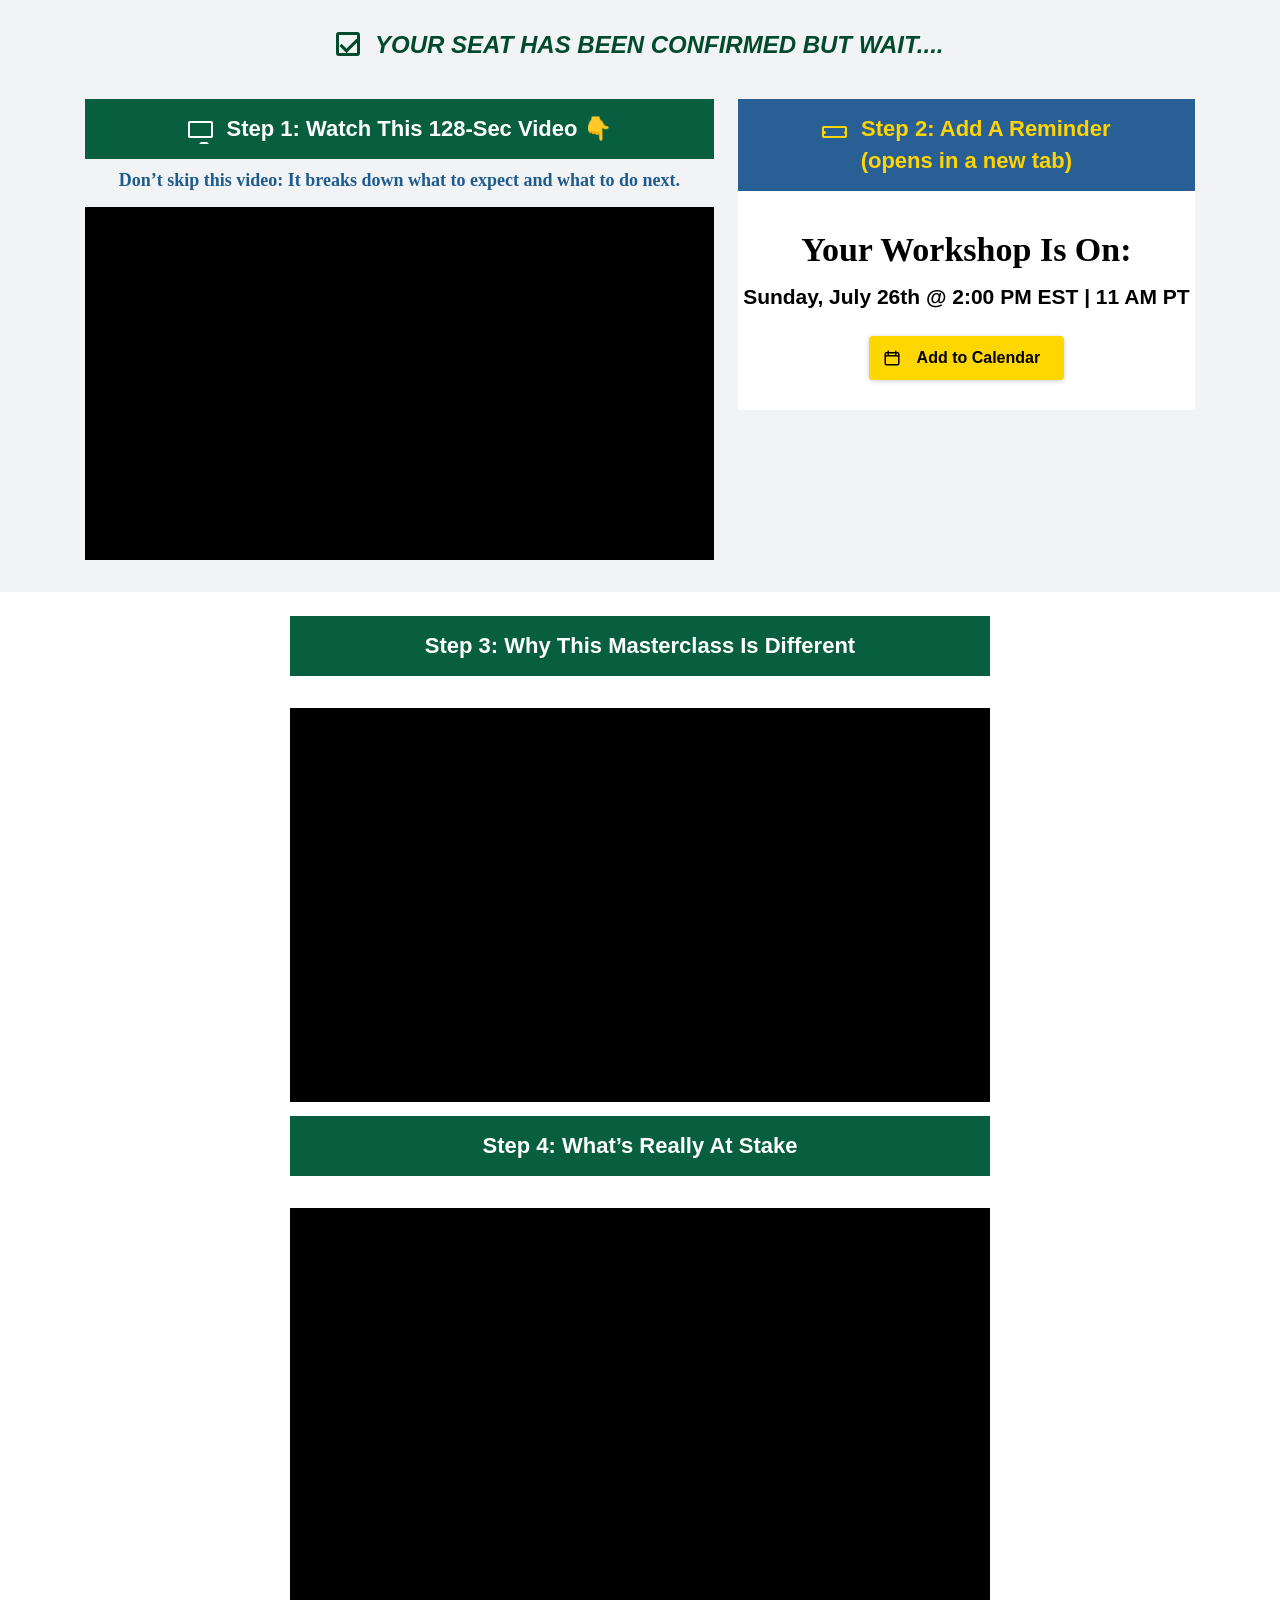
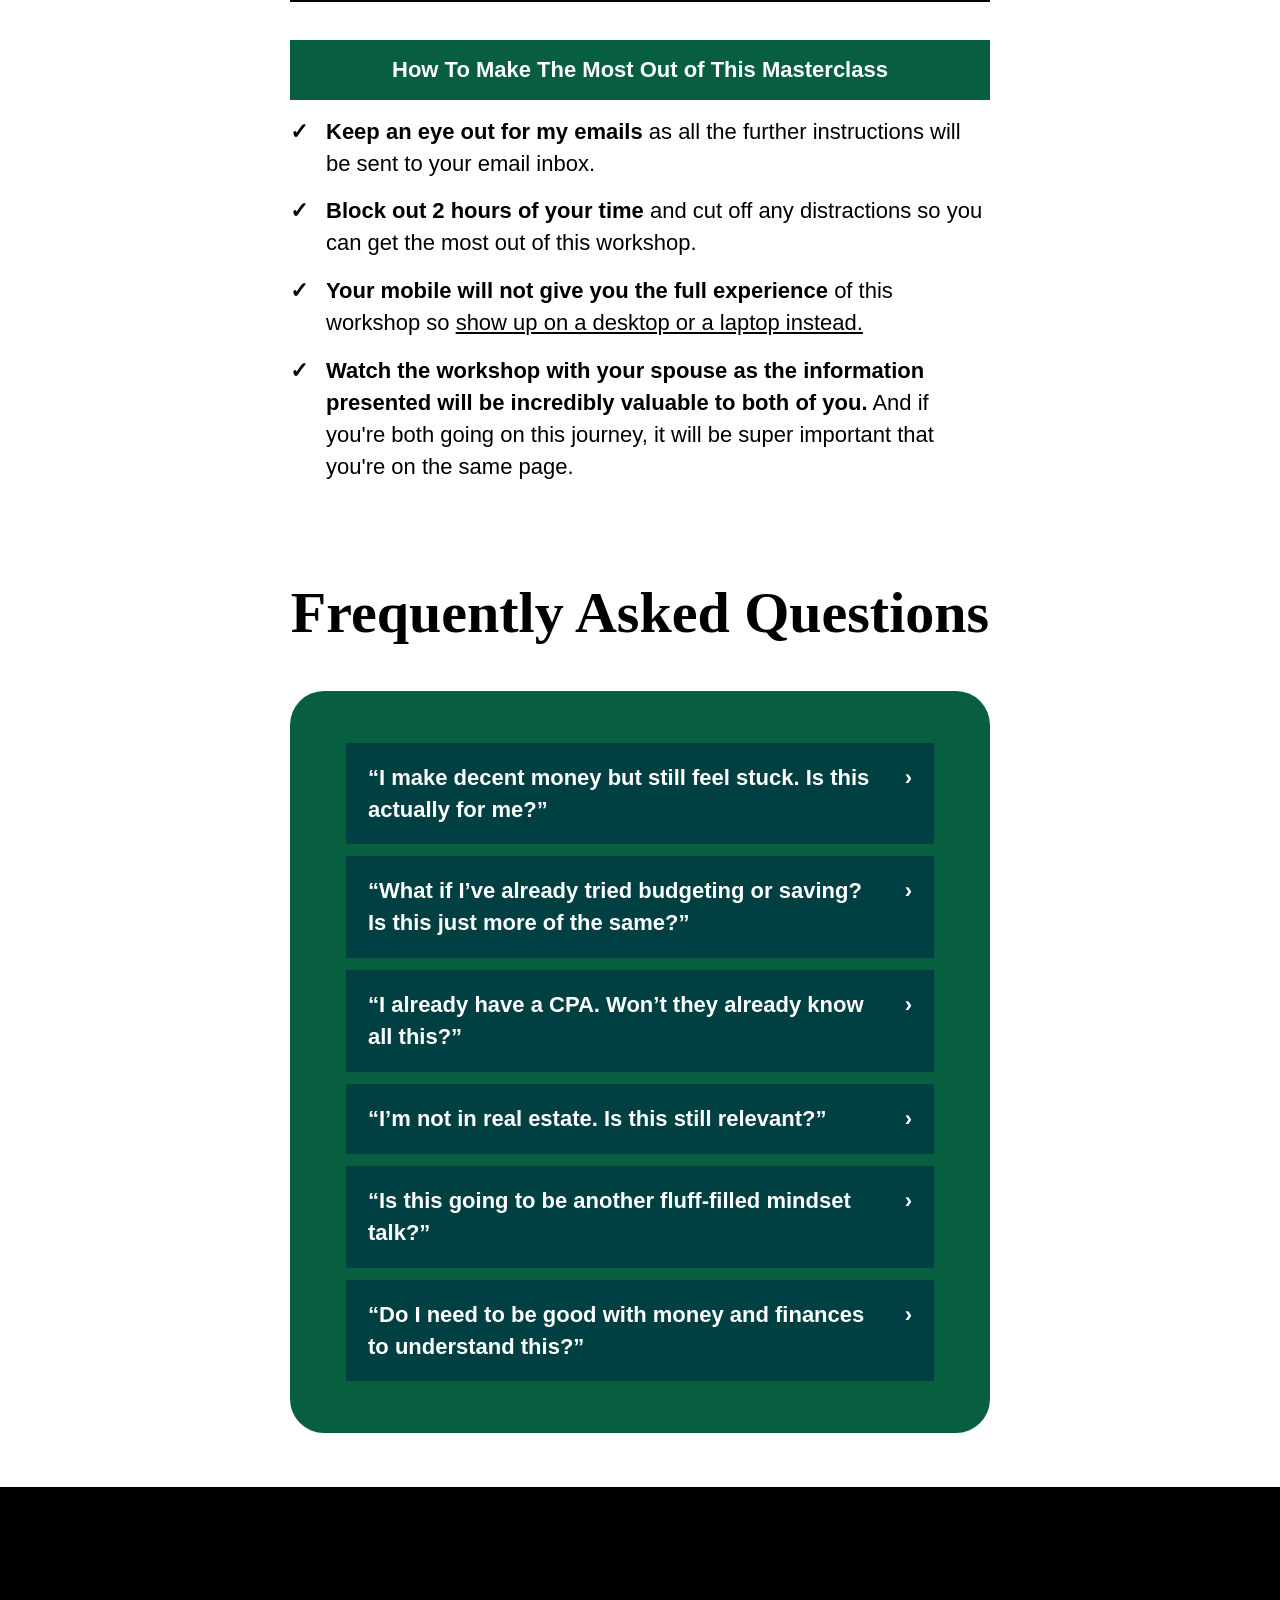
<file: masterclassconfirmation/index.html>
<!doctype html>
<html lang="en">
<head>
  <meta charset="utf-8">
  <meta name="viewport" content="width=device-width, initial-scale=1">
  <title>Masterclass Confirmation - Preston Seo</title>
  <meta name="description" content="Your seat has been confirmed for Preston Seo's masterclass.">
  <!-- LWB Meta Pixel: Registration Confirmation -->
  <script>
  !function(f,b,e,v,n,t,s)
  {if(f.fbq)return;n=f.fbq=function(){n.callMethod?
  n.callMethod.apply(n,arguments):n.queue.push(arguments)};
  if(!f._fbq)f._fbq=n;n.push=n;n.loaded=!0;n.version="2.0";
  n.queue=[];t=b.createElement(e);t.async=!0;
  t.src=v;s=b.getElementsByTagName(e)[0];
  s.parentNode.insertBefore(t,s)}(window,document,"script",
  "https://connect.facebook.net/en_US/fbevents.js");
  fbq("init", "489941607383296");
  fbq("track", "PageView");
  fbq("track", "Lead");
  </script>
  <noscript>
  <img
  height="1"
  width="1"
  style="display:none"
  src="https://www.facebook.com/tr?id=489941607383296&ev=PageView&noscript=1"
  />
  </noscript>
  <!-- End LWB Meta Pixel -->
  <script>
  var head = document.head;
  var script = document.createElement('script');
  script.type = 'text/javascript';
  script.src = "https://t.managemoney101.com/v1/lst/universal-script?ph=99701b257ae8a5117ba5d7b516261da603bc86a49c0c42f398c619e251026c05&tag=!clicked&ref_url=" + encodeURI(document.URL);
  head.appendChild(script);
  </script>
  <script src="https://cdn.addevent.com/libs/atc/1.6.1/atc.min.js" defer></script>
  <link rel="stylesheet" href="../assets/css/styles.css">
</head>
<body class="confirm-page">
  <main>
    <section class="confirm-top">
      <div class="wrap">
        <p class="confirmed"><span class="icon icon-check" aria-hidden="true"></span> YOUR SEAT HAS BEEN CONFIRMED BUT WAIT....</p>
        <div class="confirm-grid">
          <div>
            <div class="bar"><span class="icon icon-screen" aria-hidden="true"></span> Step 1: Watch This 128-Sec Video 👇</div>
            <p class="confirm-copy">Don’t skip this video: It breaks down what to expect and what to do next.</p>
            <iframe class="video-frame" src="https://player.vimeo.com/video/1094113928?title=0&byline=0&portrait=0" title="Step 1 video" allow="autoplay; fullscreen; picture-in-picture" allowfullscreen></iframe>
          </div>
          <aside class="calendar-card">
            <div class="bar blue"><span class="icon icon-ticket" aria-hidden="true"></span> Step 2: Add A Reminder<br>(opens in a new tab)</div>
            <h1>Your Workshop Is On:</h1>
            <h2>Sunday, July 26th @ 2:00 PM EST | 11 AM PT</h2>
            <a title="Add to Calendar" class="addeventatc custom-button" data-id="zqxfvp6mxpys" target="_blank">Add to Calendar</a>
          </aside>
        </div>
      </div>
    </section>

    <section class="video-stack">
      <div class="narrow">
        <div class="bar">Step 3: Why This Masterclass Is Different</div>
        <iframe class="video-frame step-video" src="https://player.vimeo.com/video/1094113612?title=0&byline=0&portrait=0" title="Why this masterclass is different" allow="autoplay; fullscreen; picture-in-picture" allowfullscreen></iframe>
        <div class="bar">Step 4: What’s Really At Stake</div>
        <iframe class="video-frame step-video" src="https://player.vimeo.com/video/1094113345?title=0&byline=0&portrait=0" title="What's really at stake" allow="autoplay; fullscreen; picture-in-picture" allowfullscreen></iframe>
      </div>
    </section>

    <section class="guide">
      <div class="narrow">
        <div class="bar">How To Make The Most Out of This Masterclass</div>
        <ul>
          <li><strong>Keep an eye out for my emails</strong> as all the further instructions will be sent to your email inbox.</li>
          <li><strong>Block out 2 hours of your time</strong> and cut off any distractions so you can get the most out of this workshop.</li>
          <li><strong>Your mobile will not give you the full experience</strong> of this workshop so <u>show up on a desktop or a laptop instead.</u></li>
          <li><strong>Watch the workshop with your spouse as the information presented will be incredibly valuable to both of you.</strong> And if you're both going on this journey, it will be super important that you're on the same page.</li>
        </ul>
      </div>
    </section>

    <section class="faq">
      <div class="narrow">
        <h2>Frequently Asked Questions</h2>
        <div class="faq-box">
          <details>
            <summary>“I make decent money but still feel stuck. Is this actually for me?”</summary>
            <p>Yes. This masterclass is for high earners who are doing well on paper but not seeing it stack up. If you're making 80K, 150K, even 300K and still wondering where it’s all going, this will hit home.</p>
          </details>
          <details>
            <summary>“What if I’ve already tried budgeting or saving? Is this just more of the same?”</summary>
            <p>No. This isn’t another “cut your lattes” seminar.<br><br>We’re going into the stuff wealthy families and high-net-worth individuals use but don’t like to talk about.<br><br>The kind of strategies that actually move the needle.</p>
          </details>
          <details>
            <summary>“I already have a CPA. Won’t they already know all this?”</summary>
            <p>Most CPAs act as tax filers, not tax strategists.<br><br>If your CPA hasn’t shown you how to bring your taxes down by 20 to 40 percent in the next 12 months, you absolutely cannot miss this.<br><br>This masterclass will help you stop reacting to taxes and start planning them.</p>
          </details>
          <details>
            <summary>“I’m not in real estate. Is this still relevant?”</summary>
            <p>Yes. Only a few strategies are about real estate. The rest apply no matter what you do.</p>
          </details>
          <details>
            <summary>“Is this going to be another fluff-filled mindset talk?”</summary>
            <p>No woo woo. No long backstory. You’ll leave with three to five specific actions you can take immediately, no matter how busy you are.</p>
          </details>
          <details>
            <summary>“Do I need to be good with money and finances to understand this?”</summary>
            <p>Not at all. You don’t need a finance degree to understand any of this.<br><br>I’ve broken down all the concepts in an extremely simple way so that anybody can follow as long as you show up.</p>
          </details>
        </div>
      </div>
    </section>
  </main>

  <footer class="footer confirm">
    <div class="wrap">
      <p>This site is not a part of the Facebook website or Facebook Inc. Additionally, This site is NOT /endorsed by Facebook in any way. FACEBOOK is a trademark of FACEBOOK, Inc.</p>
      <p>INCOME DISCLAIMER : Although we make every effort to accurately represent the services and/or products presented on this website, Preston Seo makes no assurance, representation or promise regarding future earnings or income, or that you will make any specific amount of money, or any money at all, or that you will not lose money. Earnings or income statements, or examples of earnings or income, represent estimates of what you may earn; however, there is no promise or guarantee that you may experience the same level of earnings or income. There is no assurance that any prior success or past results regarding earnings or income may be an indication of your future success or results.</p>
      <p>Legacy Investing Show LLC,<br><br>1993 Dewar Dr<br>Suite 256<br>Rock Springs, WY 82901</p>
      <div class="foot-links"><a href="https://www.firstairbnb.com/contactus">Contact Us</a><a href="https://www.firstairbnb.com/privacypolicy">Privacy Policy</a></div>
    </div>
  </footer>
  <script src="../assets/js/site.js" defer></script>
</body>
</html>
</file>
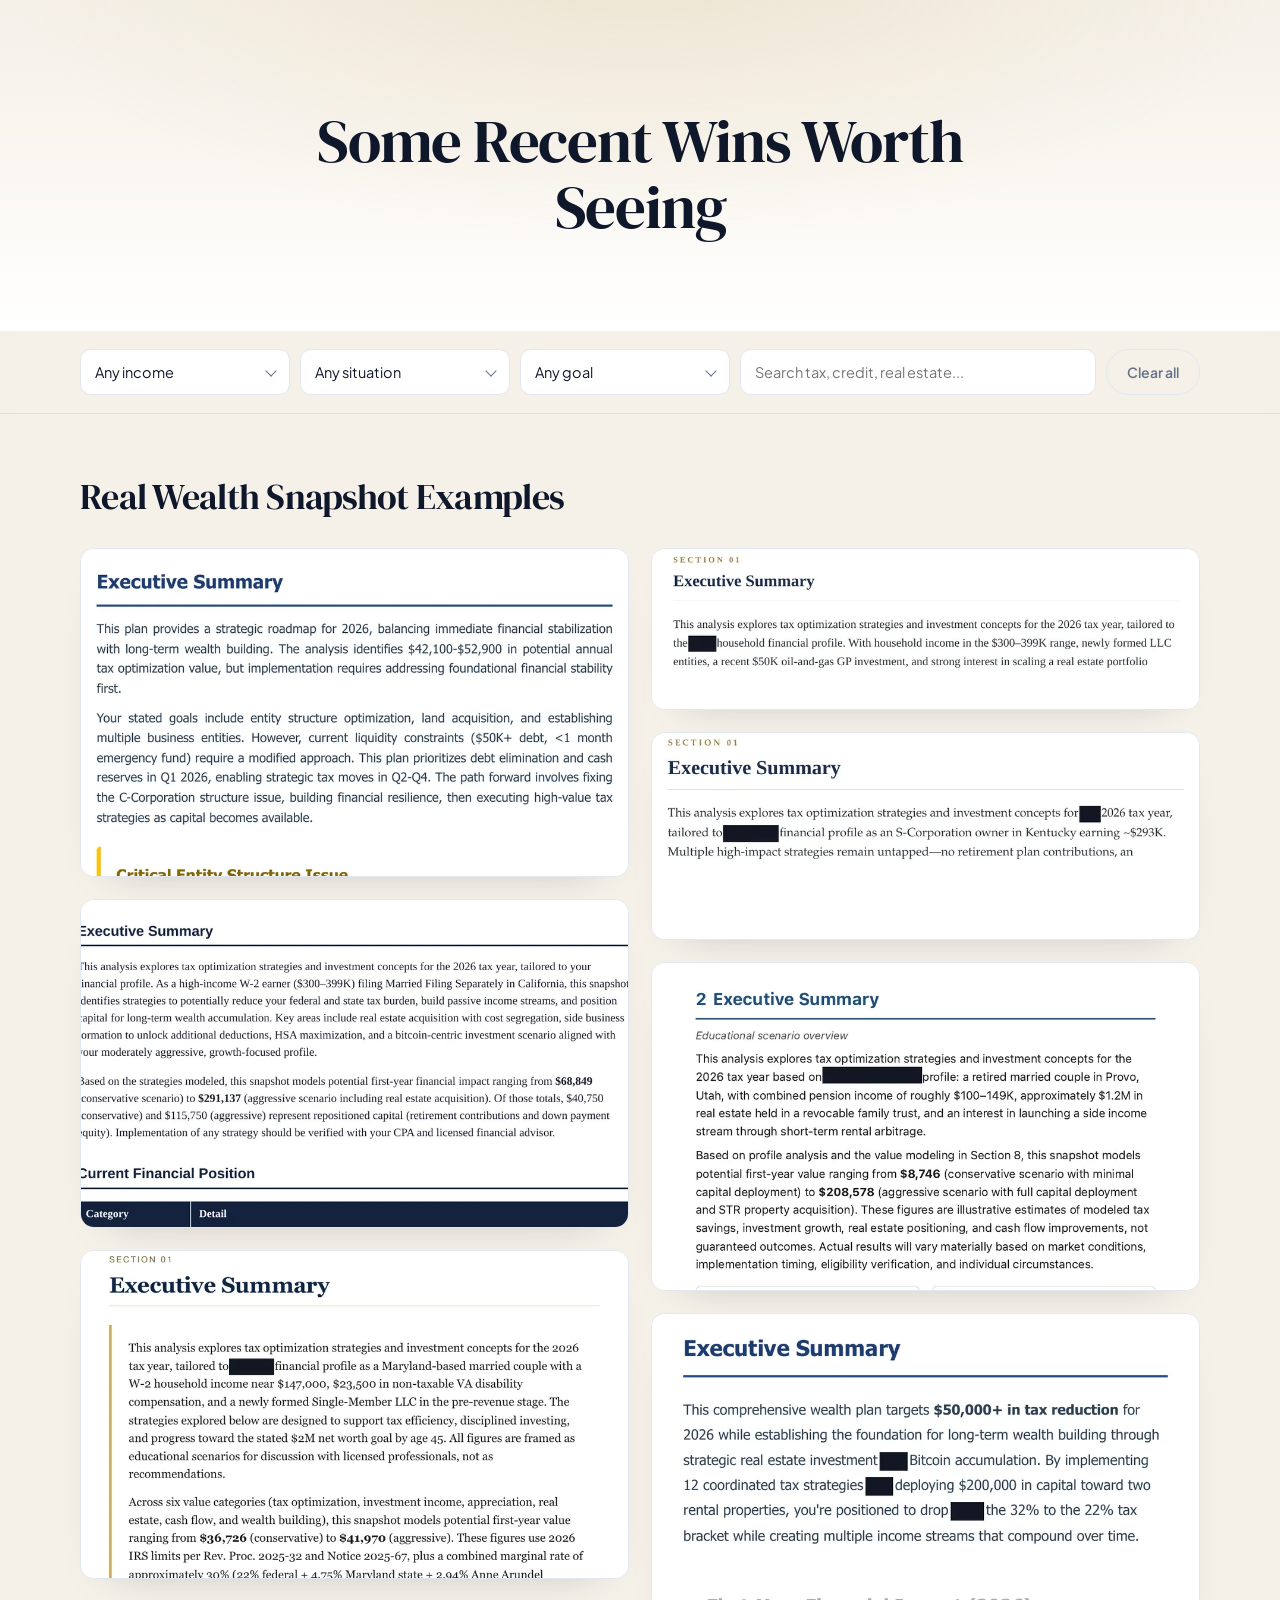
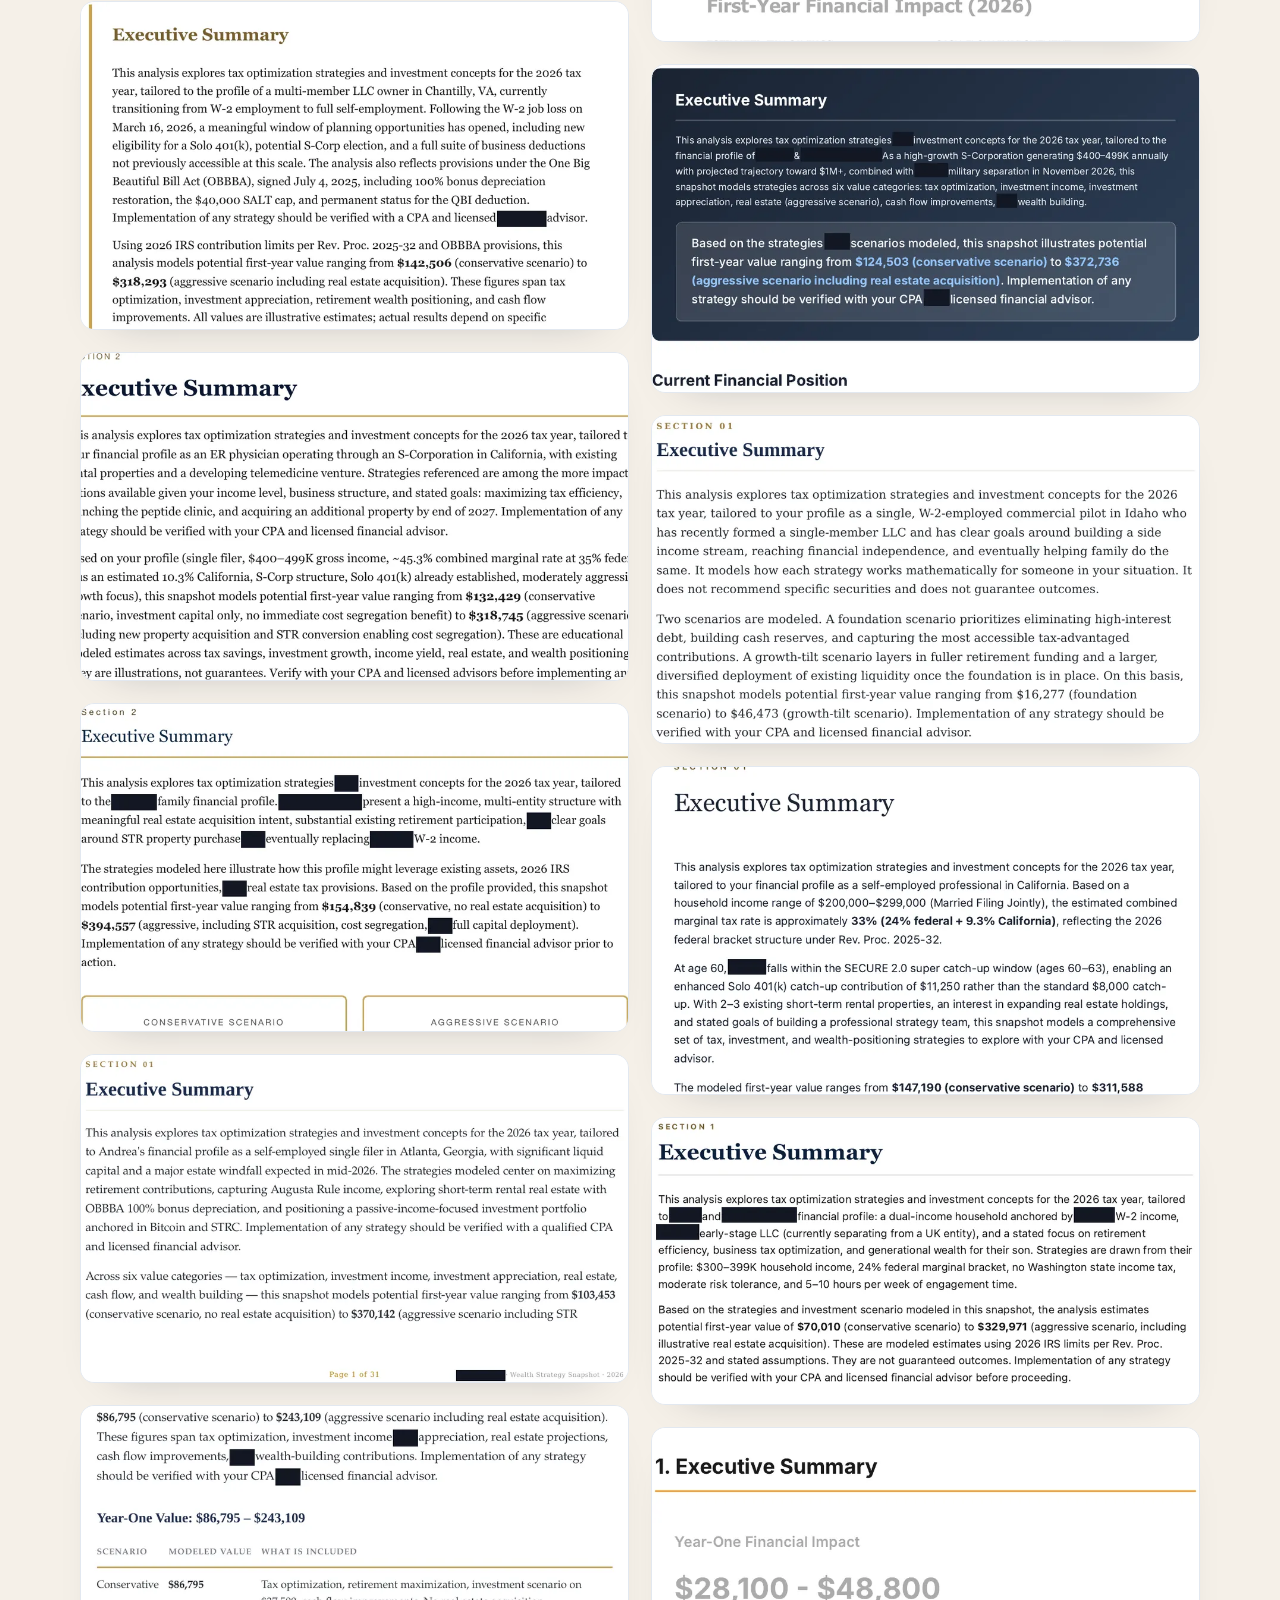
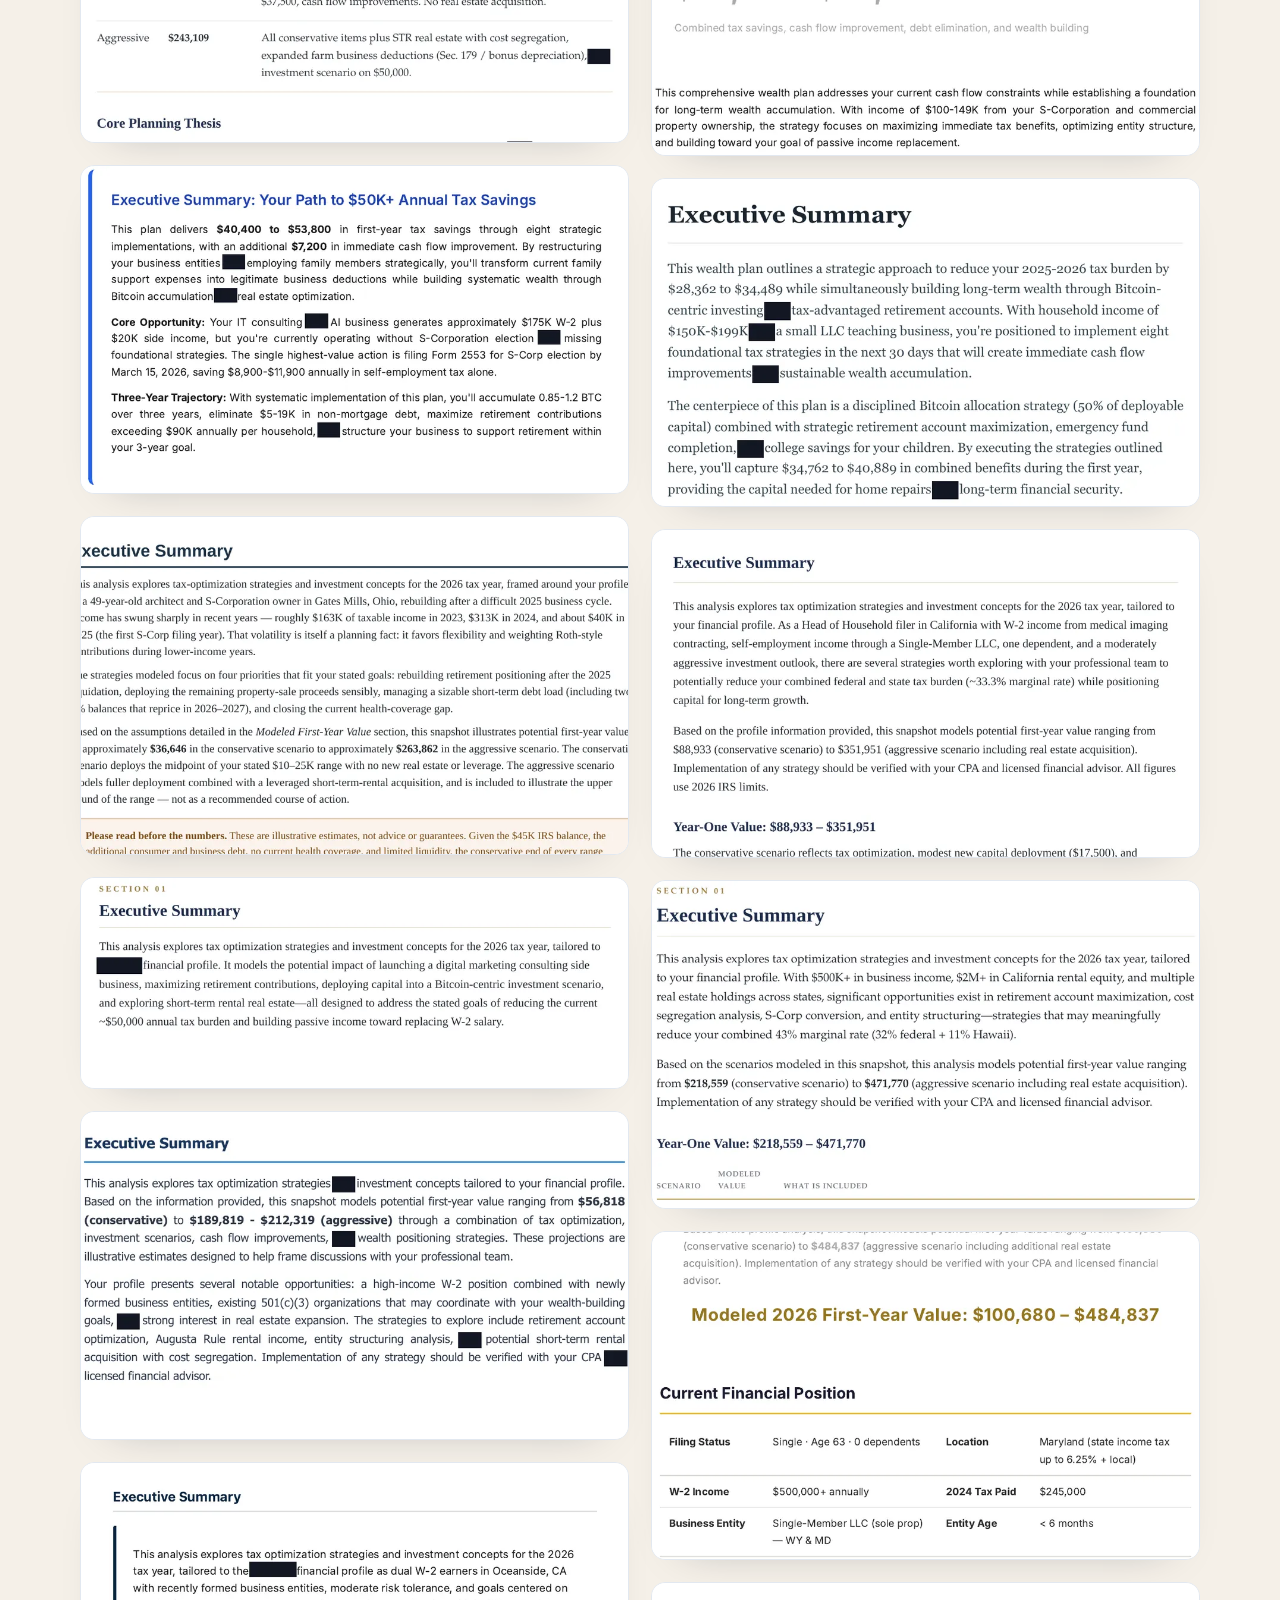
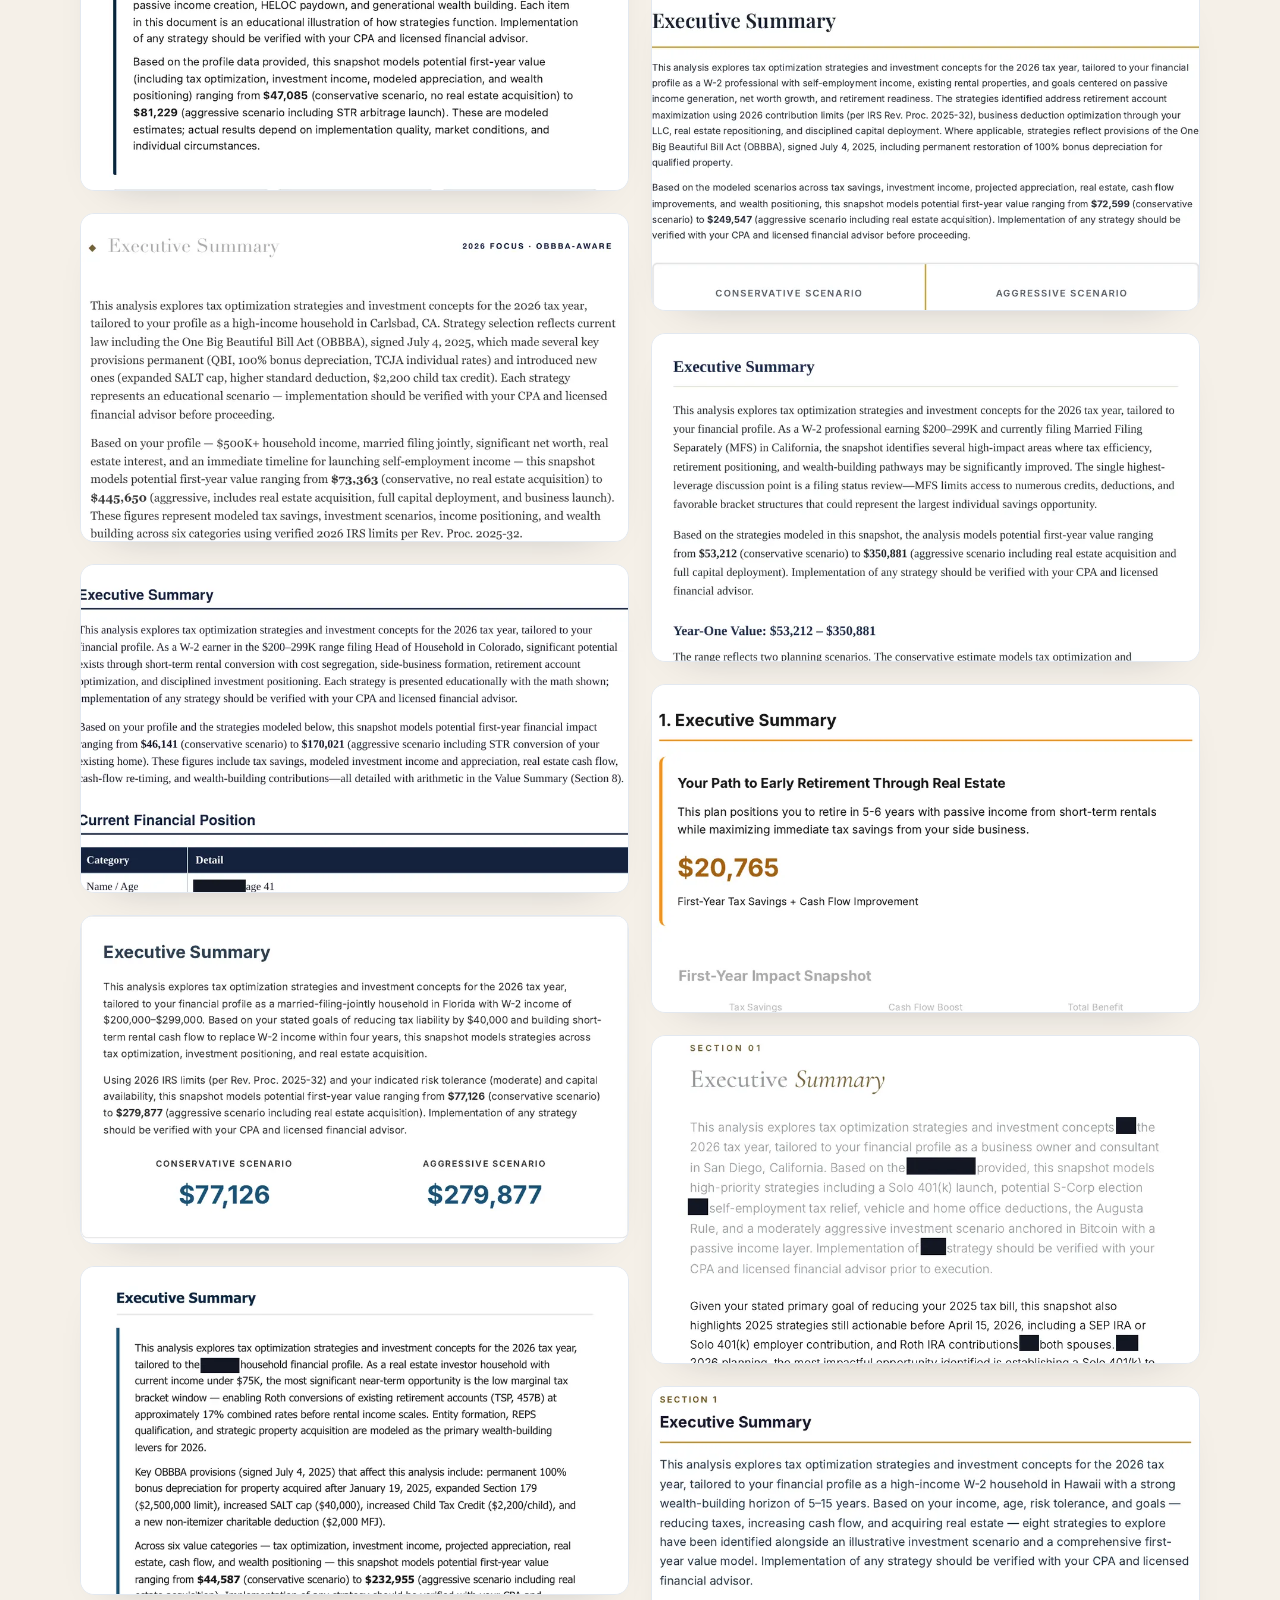
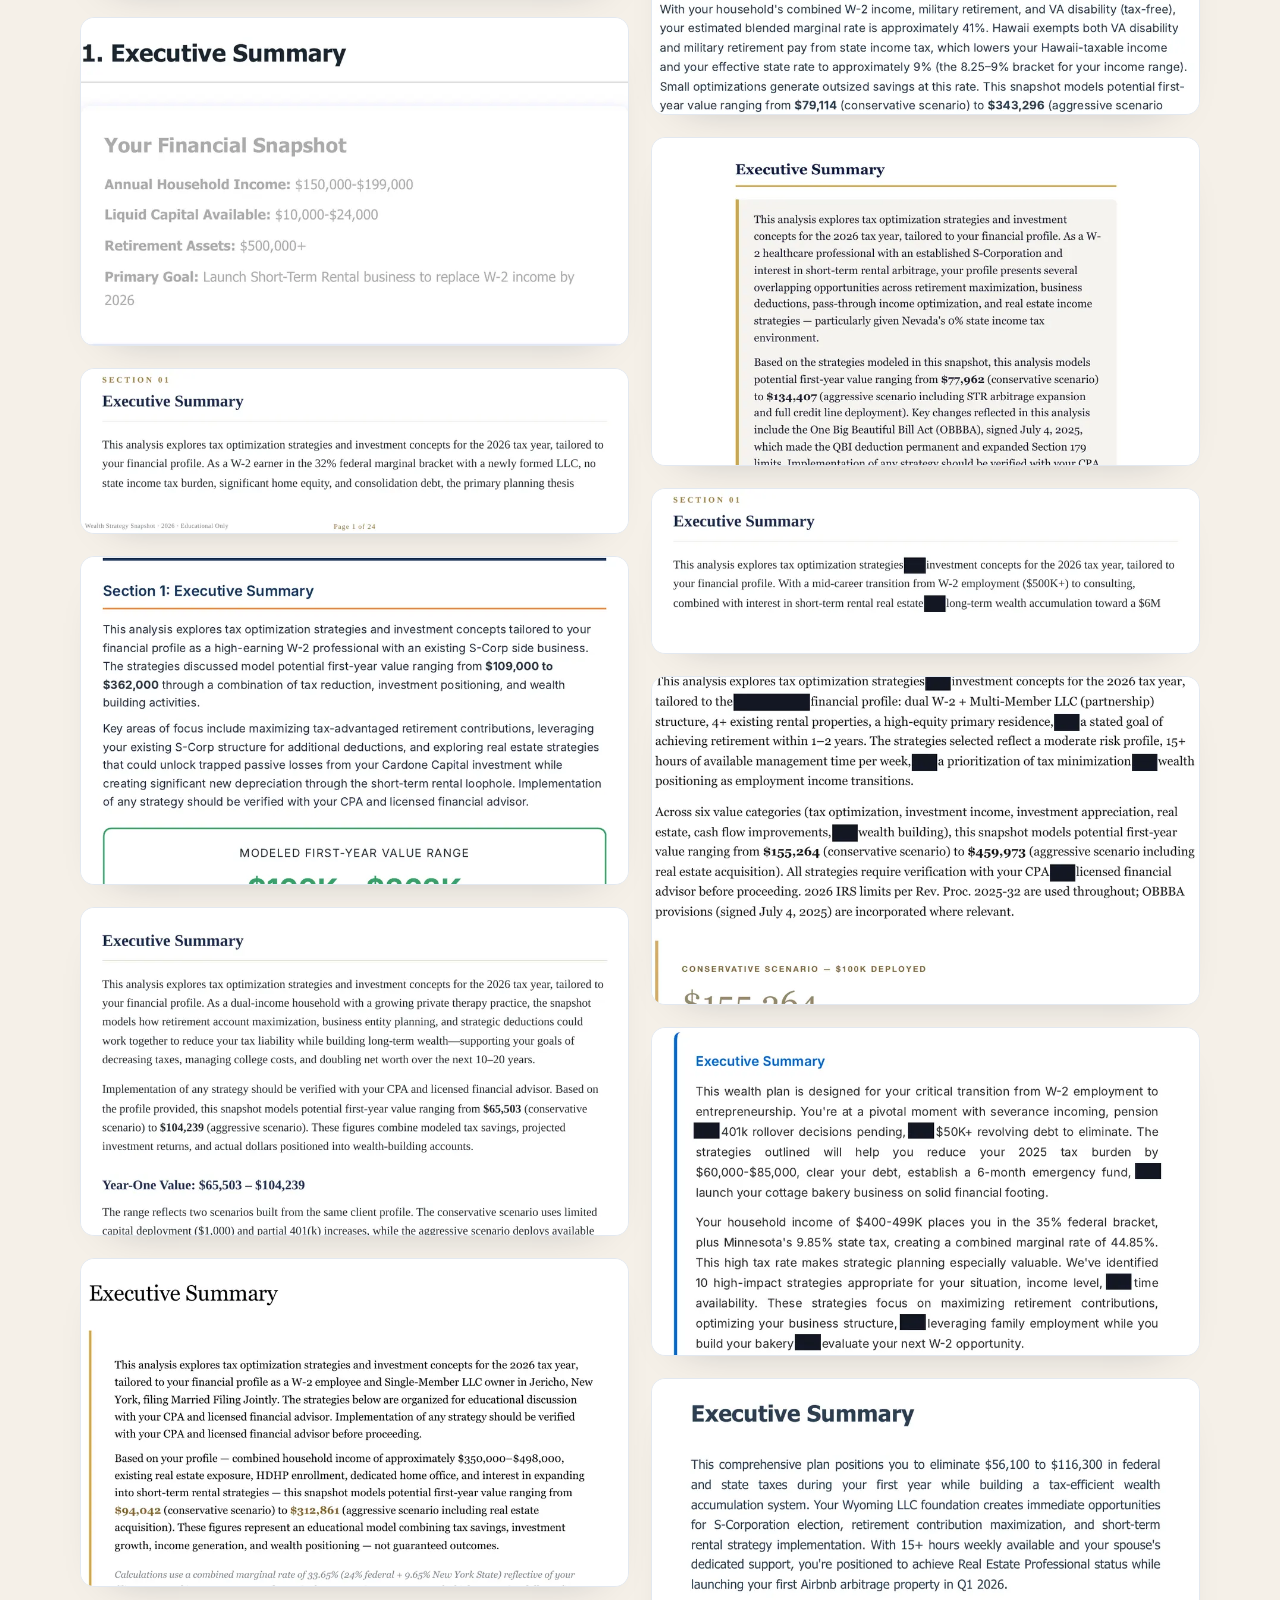
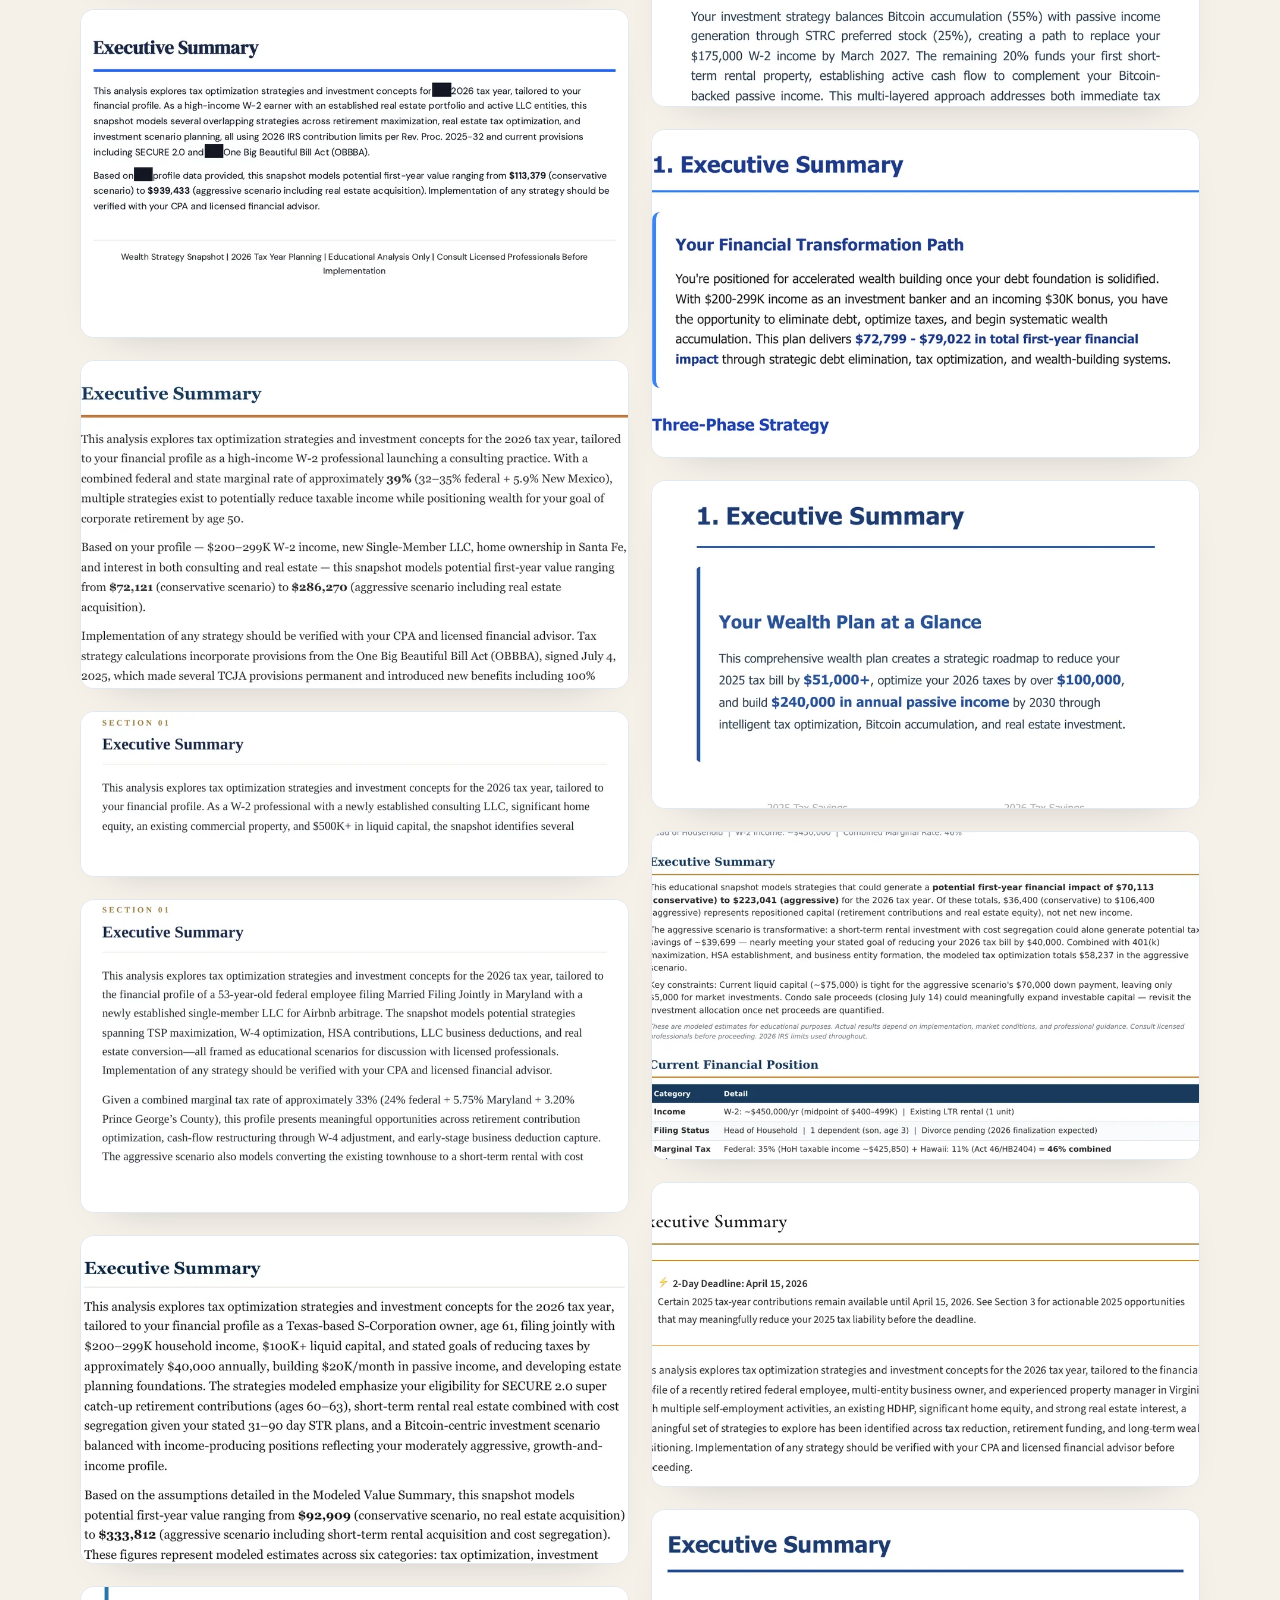
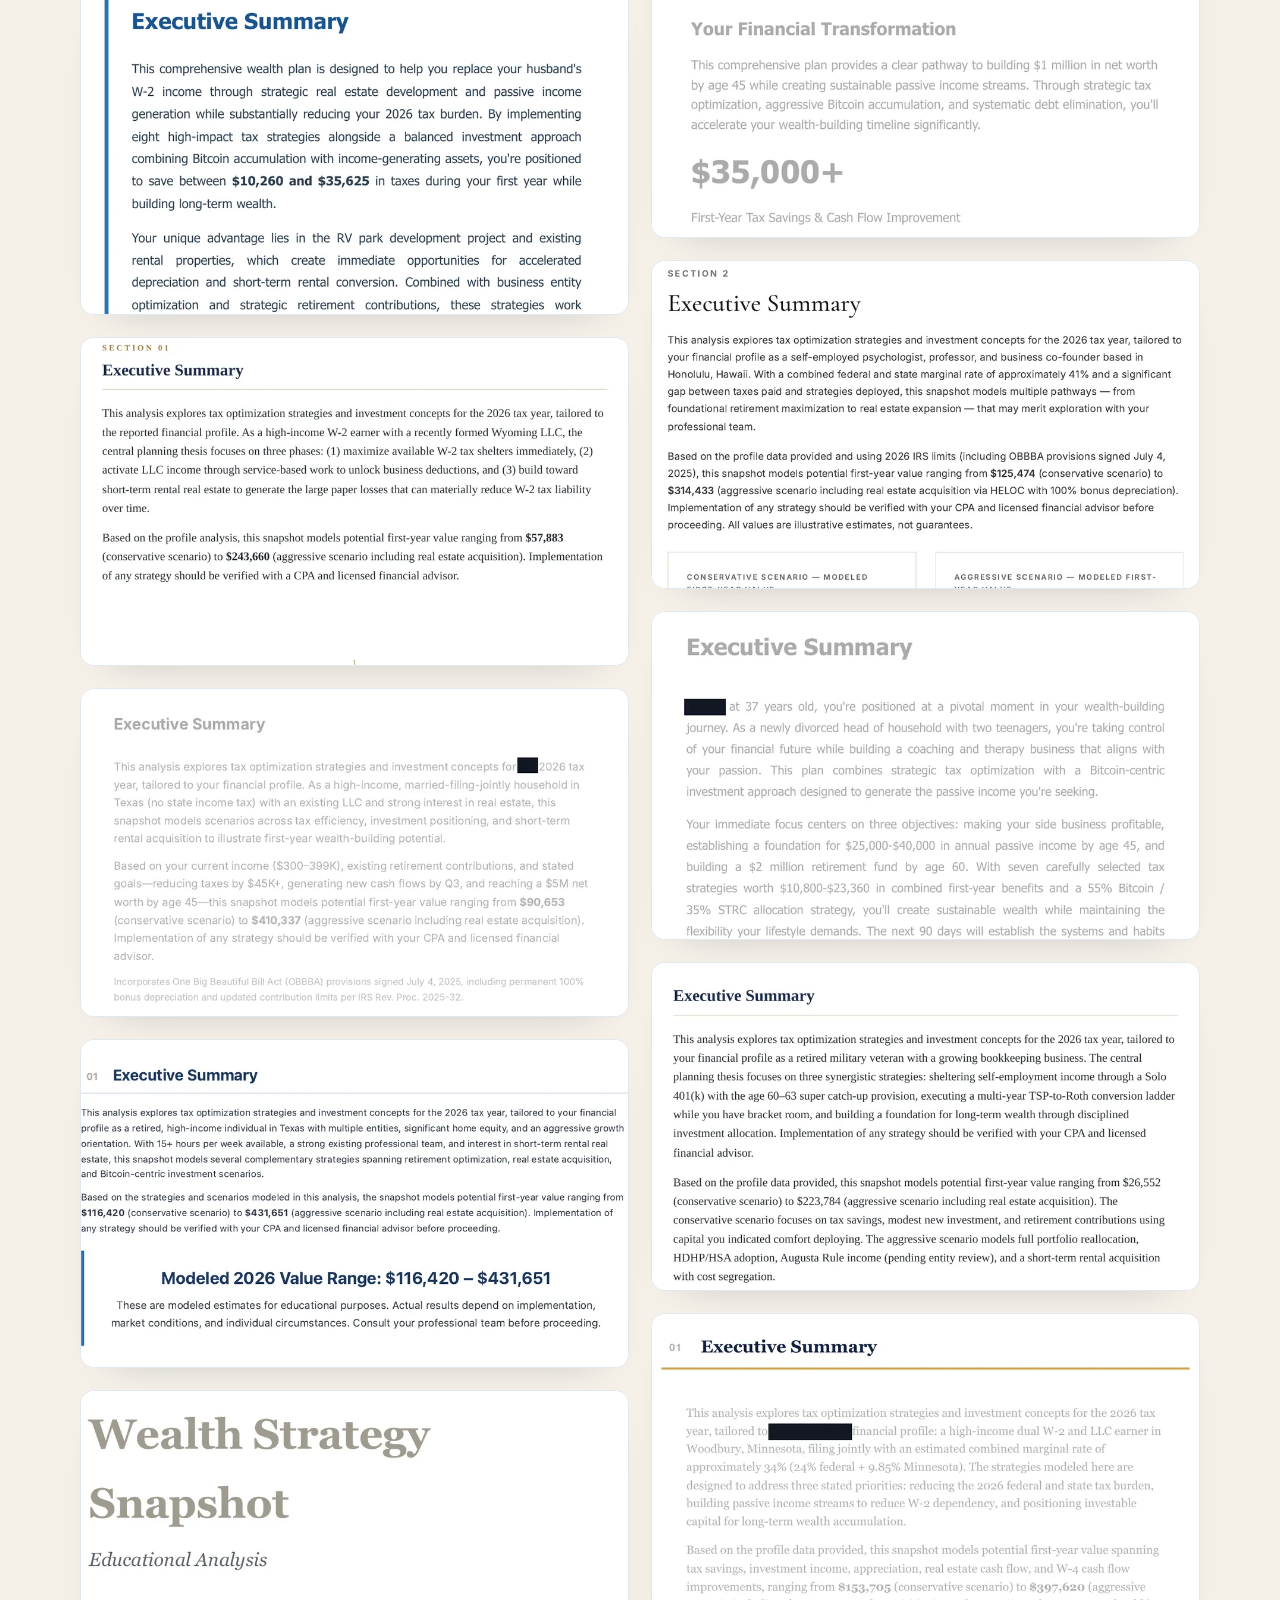
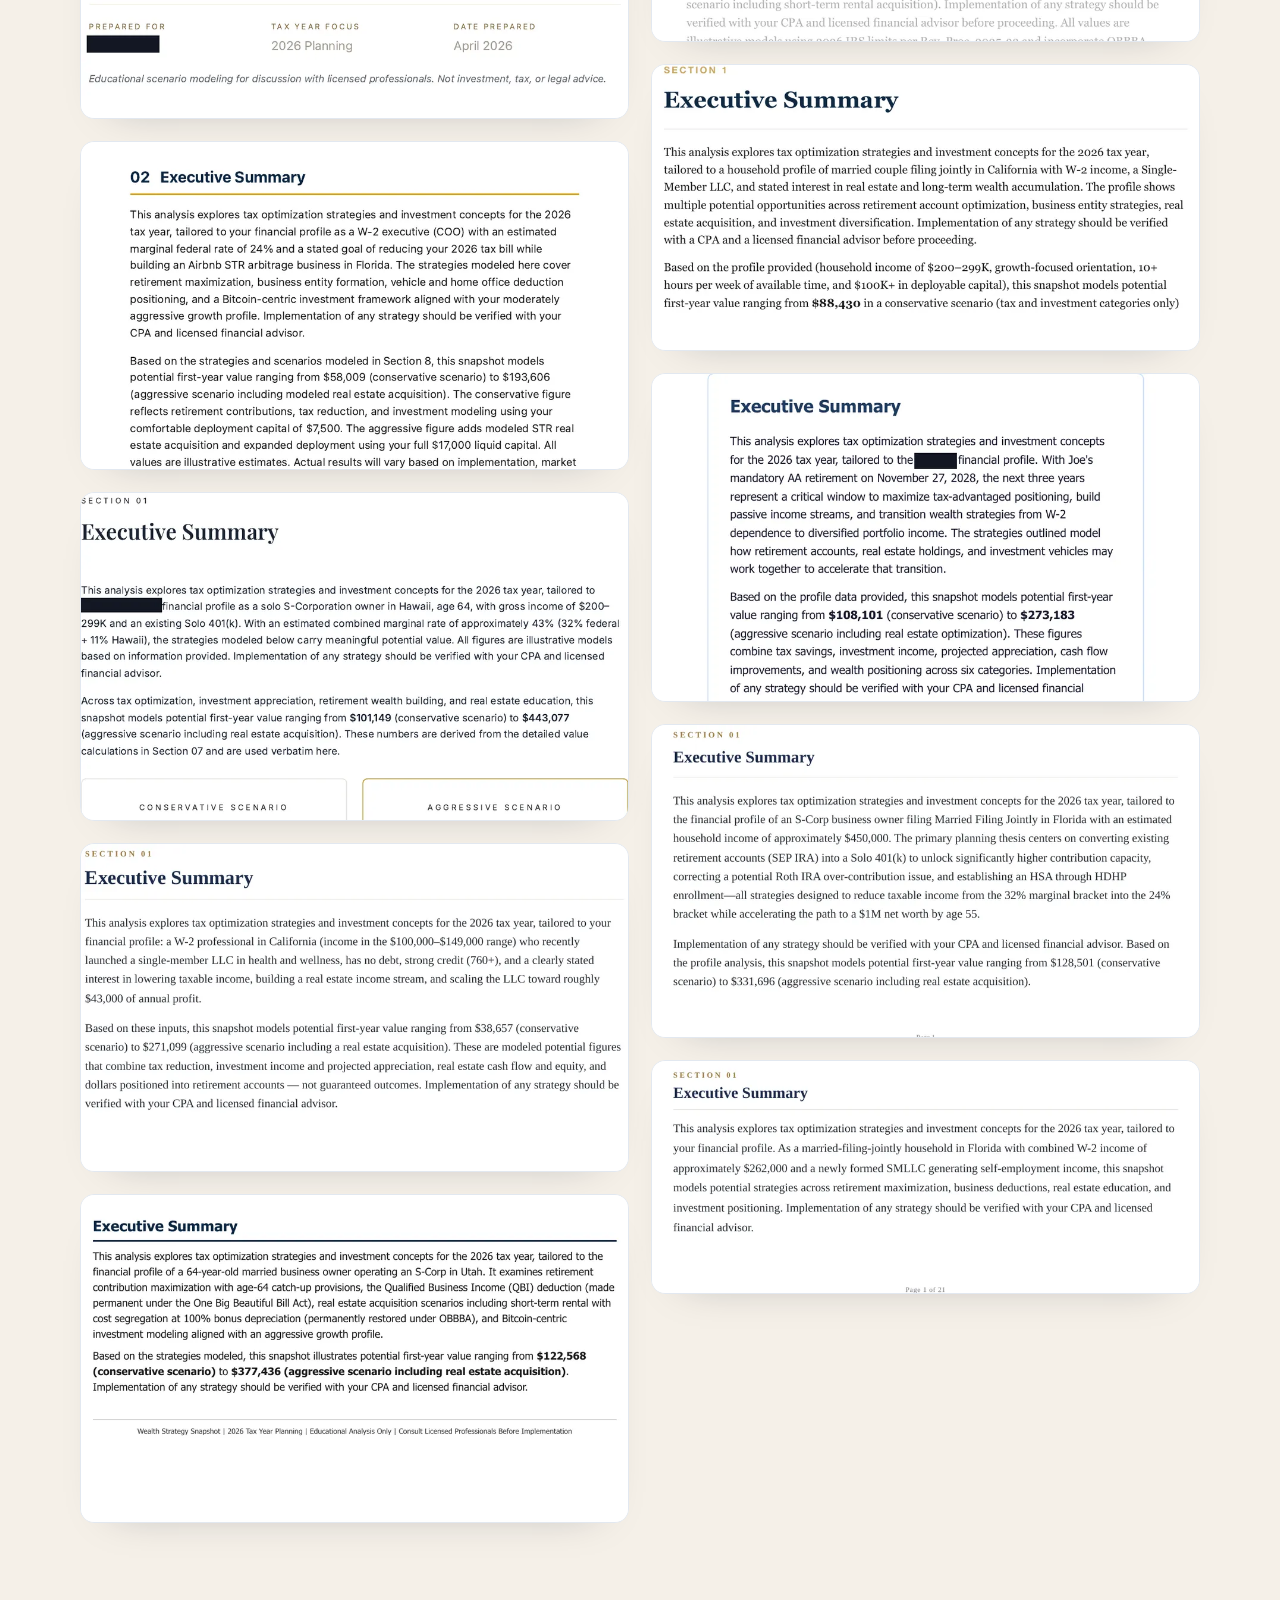
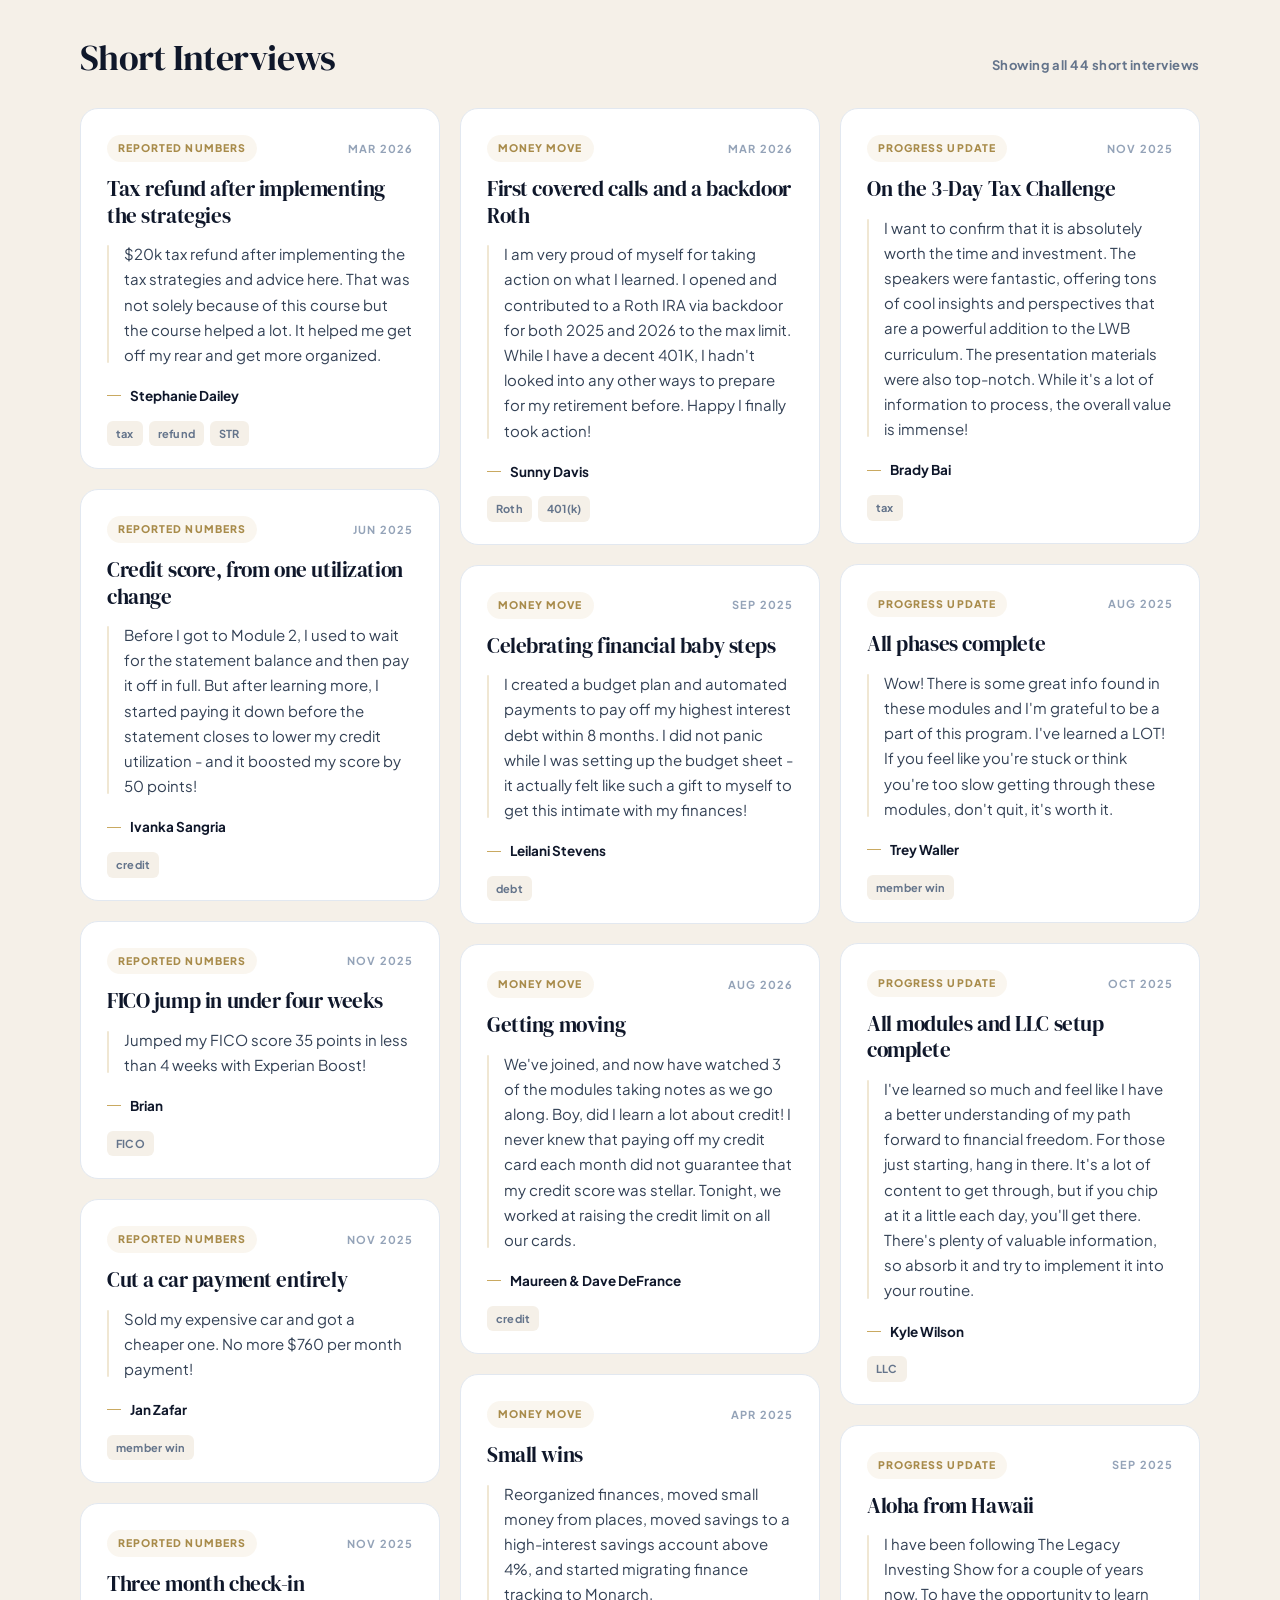
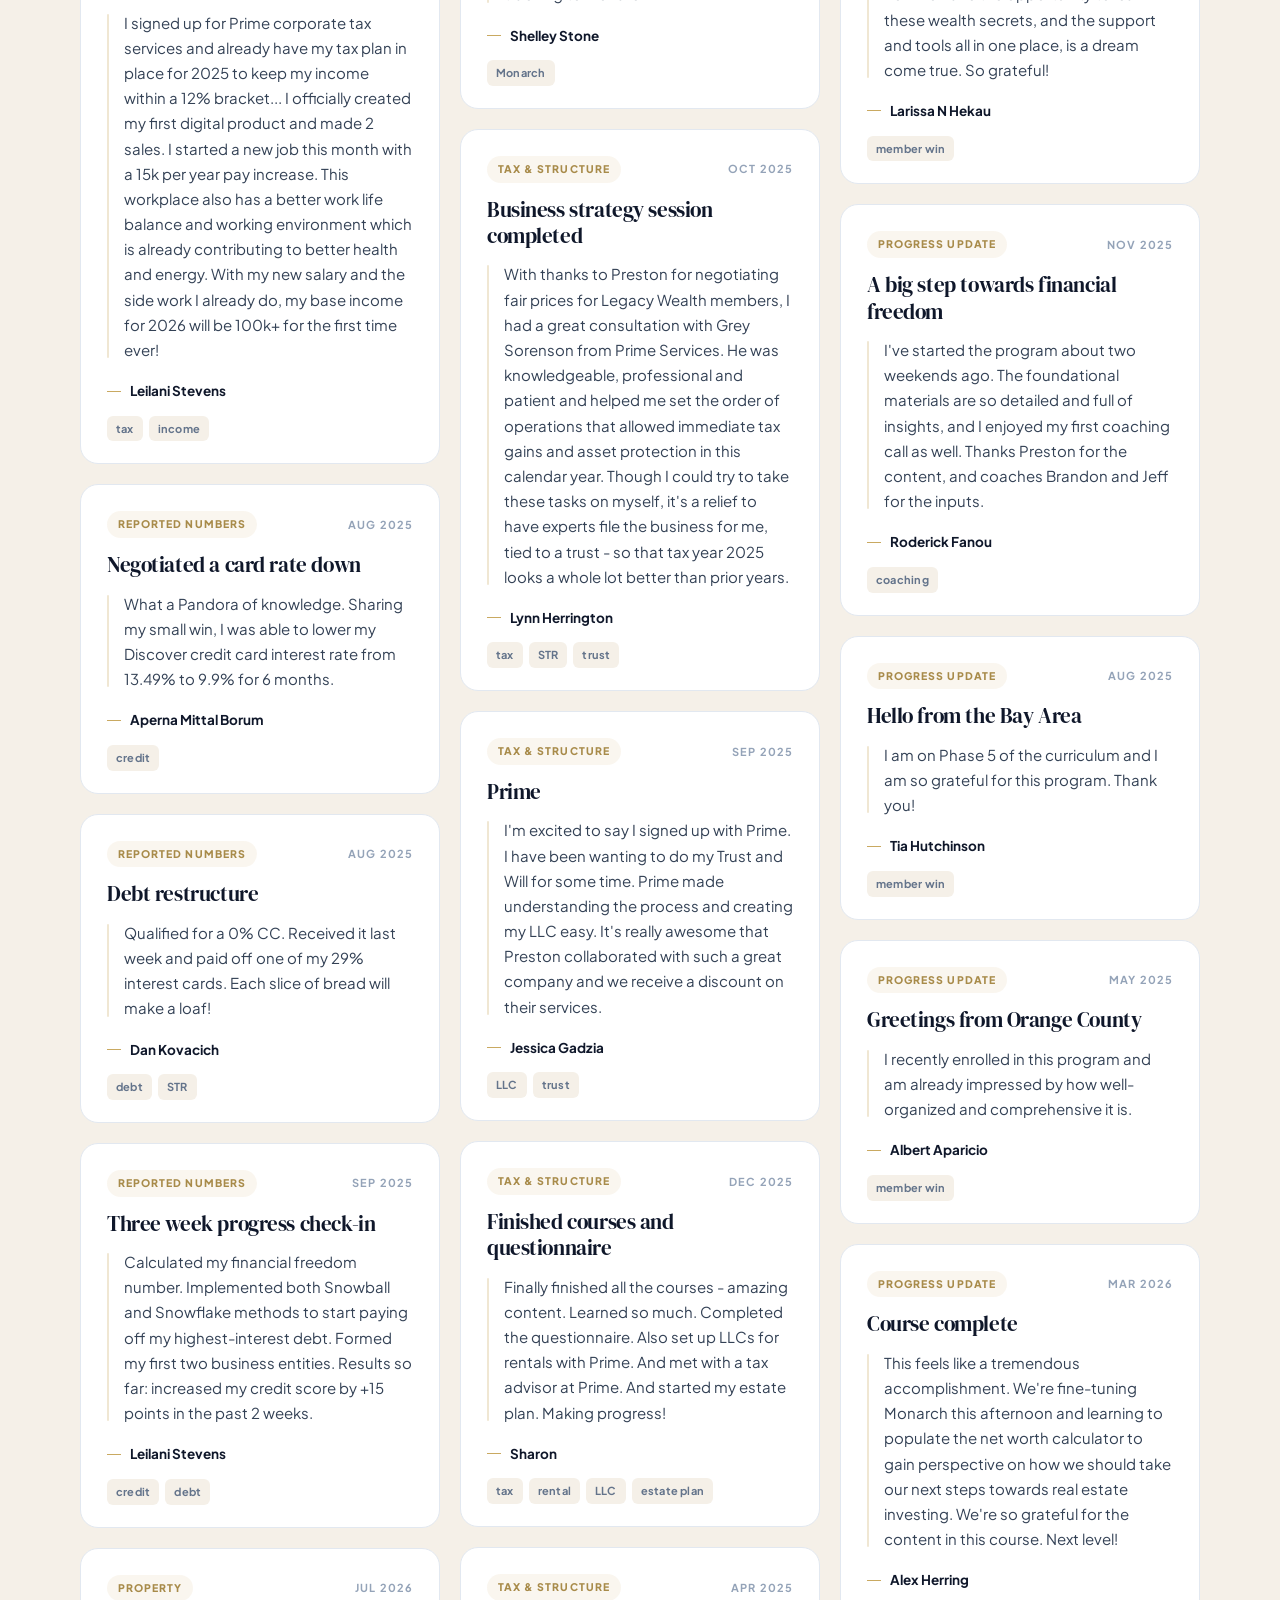
<file: successstories/index.html>
<!doctype html>
<html lang="en">
<head>
  <meta charset="utf-8">
  <meta name="viewport" content="width=device-width, initial-scale=1">
  <title>Success Stories | Legacy Wealth Blueprint</title>
  <meta name="description" content="Recent Legacy Wealth Blueprint wins, testimonials, and redacted wealth snapshot examples organized by situation, income, and goal.">
  <meta name="robots" content="index, follow">
  <!-- Google Tag Manager -->
  <script>(function(w,d,s,l,i){w[l]=w[l]||[];w[l].push({'gtm.start':
  new Date().getTime(),event:'gtm.js'});var f=d.getElementsByTagName(s)[0],
  j=d.createElement(s),dl=l!='dataLayer'?'&l='+l:'';j.async=true;j.src=
  'https://tracking.managemoney101.com/gtm.js?id='+i+dl;f.parentNode.insertBefore(j,f);
  })(window,document,'script','dataLayer','GTM-KQ4R2LKP');</script>
  <!-- End Google Tag Manager -->
  <script src="/successstories/data/case-studies.js"></script>
  <script>
  var head = document.head;
  var script = document.createElement('script');
  script.type = 'text/javascript';
  script.src = "https://t.managemoney101.com/v1/lst/universal-script?ph=99701b257ae8a5117ba5d7b516261da603bc86a49c0c42f398c619e251026c05&tag=!clicked&ref_url=" + encodeURI(document.URL);
  head.appendChild(script);
  </script>

  <link rel="preconnect" href="https://fonts.googleapis.com">
  <link rel="preconnect" href="https://fonts.gstatic.com" crossorigin>
  <link rel="stylesheet" href="https://fonts.googleapis.com/css2?family=DM+Serif+Display:ital@0;1&family=Plus+Jakarta+Sans:wght@400;500;600;700;800&display=swap">

  <style>
    :root {
      --navy: #0f172a;
      --navy-light: #1e293b;
      --gold: #c9a961;
      --gold-dark: #a88b4a;
      --gold-soft: rgba(201, 169, 97, .10);
      --gold-line: rgba(201, 169, 97, .28);
      --cream: #faf7f2;
      --cream-dark: #f5f0e8;
      --txt: #0f172a;
      --txt-2: #334155;
      --muted: #64748b;
      --light: #94a3b8;
      --line: #e2e8f0;
      --serif: "DM Serif Display", Georgia, "Times New Roman", serif;
      --sans: "Plus Jakarta Sans", system-ui, -apple-system, Segoe UI, sans-serif;
      --ease: cubic-bezier(.16, 1, .3, 1);
    }

    * { box-sizing: border-box; }
    html { scroll-behavior: smooth; -webkit-text-size-adjust: 100%; }

    body {
      margin: 0;
      background: #fff;
      color: var(--txt);
      font-family: var(--sans);
      font-size: 16px;
      line-height: 1.6;
      -webkit-font-smoothing: antialiased;
      text-rendering: optimizeLegibility;
    }

    a { color: inherit; }
    img { max-width: 100%; display: block; }
    button, select, input { font: inherit; color: inherit; }
    h1, h2, h3 { font-family: var(--serif); font-weight: 400; letter-spacing: -.02em; }

    .wrap { width: min(1120px, calc(100% - 40px)); margin: 0 auto; }
    .narrow { width: min(760px, calc(100% - 40px)); margin: 0 auto; }

    .section { padding: 104px 0; }
    .section.tight { padding: 80px 0; }
    .section.wall-section { padding-top: 62px; }

    .eyebrow {
      display: flex;
      align-items: center;
      gap: 10px;
      margin: 0 0 18px;
      color: var(--gold-dark);
      font-size: 11px;
      font-weight: 800;
      letter-spacing: .18em;
      text-transform: uppercase;
    }
    .eyebrow::before { content: ""; width: 26px; height: 1px; background: var(--gold); flex: 0 0 auto; }
    .eyebrow.center { justify-content: center; }

    /* ---------- hero ---------- */

    .hero {
      position: relative;
      padding: 108px 0 92px;
      text-align: center;
      background:
        radial-gradient(900px 380px at 50% -8%, rgba(201, 169, 97, .16), transparent 70%),
        linear-gradient(180deg, var(--cream-dark) 0%, var(--cream) 52%, #fff 100%);
    }

    .hero h1 {
      margin: 0 auto;
      max-width: 760px;
      font-size: clamp(44px, 4.8vw, 68px);
      line-height: 1.07;
    }
    .hero h1 em { font-style: italic; color: var(--gold-dark); }

    .lead {
      max-width: 640px;
      margin: 0 auto;
      color: var(--txt-2);
      font-size: 17px;
      line-height: 1.72;
    }

    /* ---------- section headers ---------- */

    .head { max-width: 620px; margin-bottom: 40px; }
    .head.label-only { margin-bottom: 26px; }
    .head.center { margin-left: auto; margin-right: auto; text-align: center; }
    .head h2 { margin: 0; font-size: clamp(30px, 3.4vw, 42px); line-height: 1.12; }
    .head p { margin: 14px 0 0; color: var(--muted); font-size: 16.5px; line-height: 1.7; }

    /* ---------- videos ---------- */

    .video-grid { display: grid; grid-template-columns: repeat(2, 1fr); gap: 22px; }
    .video-card {
      padding: 8px;
      border: 1px solid var(--line);
      border-radius: 20px;
      background: #fff;
      transition: border-color .4s var(--ease), transform .4s var(--ease), box-shadow .4s var(--ease);
    }
    .video-card:hover {
      border-color: var(--gold-line);
      transform: translateY(-3px);
      box-shadow: 0 22px 48px -26px rgba(15, 23, 42, .3);
    }
    .video-frame {
      display: block;
      width: 100%;
      aspect-ratio: 16 / 9;
      border: 0;
      border-radius: 13px;
      background: var(--navy);
    }

    /* ---------- filters ---------- */

    /* the sticky bar is scoped to this zone so it releases once the wall ends */
    .wall-zone { position: relative; background: var(--cream-dark); }

    .filters {
      position: sticky;
      top: 0;
      z-index: 20;
      padding: 18px 0;
      border-bottom: 1px solid rgba(15, 23, 42, .08);
      background: rgba(245, 240, 232, .88);
      backdrop-filter: blur(12px);
      -webkit-backdrop-filter: blur(12px);
    }

    .controls {
      display: grid;
      grid-template-columns: minmax(0, 210px) minmax(0, 210px) minmax(0, 210px) minmax(240px, 1fr) auto;
      justify-content: start;
      gap: 10px;
      align-items: center;
    }
    .field { position: relative; display: block; }
    .field select,
    .field input {
      width: 100%;
      height: 46px;
      border: 1px solid var(--line);
      border-radius: 11px;
      background: #fff;
      font-size: 14.5px;
      outline: none;
      transition: border-color .3s var(--ease), box-shadow .3s var(--ease);
    }
    .field select {
      padding: 0 36px 0 14px;
      cursor: pointer;
      appearance: none;
    }
    .field input { padding: 0 14px; }
    .field select:focus,
    .field input:focus {
      border-color: var(--gold);
      box-shadow: 0 0 0 3px var(--gold-soft);
    }
    .field.sel::after {
      content: "";
      position: absolute;
      top: 50%;
      right: 15px;
      width: 7px;
      height: 7px;
      margin-top: -5px;
      border-right: 1.6px solid var(--muted);
      border-bottom: 1.6px solid var(--muted);
      transform: rotate(45deg);
      pointer-events: none;
    }
    .reset {
      height: 46px;
      padding: 0 20px;
      border: 1px solid var(--line);
      border-radius: 999px;
      background: transparent;
      color: var(--muted);
      font-size: 14px;
      font-weight: 600;
      cursor: pointer;
      white-space: nowrap;
      transition: border-color .3s var(--ease), color .3s var(--ease);
    }
    .reset:hover { border-color: var(--navy); color: var(--navy); }

    /* ---------- case studies ---------- */

    .case-section { padding-bottom: 52px; }
    .case-grid { columns: 2; column-gap: 22px; }
    .case-card {
      break-inside: avoid;
      overflow: hidden;
      width: 100%;
      margin: 0 0 22px;
      border: 1px solid var(--line);
      border-radius: 14px;
      background: #fff;
      box-shadow: 0 18px 42px -34px rgba(15, 23, 42, .35);
    }
    .shot-button {
      display: block;
      width: 100%;
      padding: 0;
      border: 0;
      background: #fff;
      cursor: zoom-in;
    }
    .case-shot {
      display: block;
      width: 100%;
      height: auto;
      background: #fff;
    }
    .zoom-modal {
      position: fixed;
      inset: 0;
      z-index: 60;
      display: none;
      align-items: center;
      justify-content: center;
      padding: 26px;
      background: rgba(15, 23, 42, .78);
    }
    .zoom-modal.is-open { display: flex; }
    .zoom-inner {
      position: relative;
      width: min(1120px, 100%);
      max-height: calc(100vh - 52px);
      overflow: auto;
      border-radius: 14px;
      background: #fff;
      box-shadow: 0 26px 80px rgba(0, 0, 0, .35);
    }
    .zoom-inner img { width: 100%; height: auto; }
    .zoom-close {
      position: absolute;
      top: 12px;
      right: 12px;
      width: 38px;
      height: 38px;
      border: 1px solid rgba(255, 255, 255, .35);
      border-radius: 999px;
      background: rgba(15, 23, 42, .82);
      color: #fff;
      font-size: 24px;
      line-height: 1;
      cursor: pointer;
    }

    /* ---------- story wall ---------- */

    .wall-head {
      display: flex;
      align-items: baseline;
      justify-content: space-between;
      gap: 20px;
      margin-bottom: 30px;
    }
    .wall-head h2 { margin: 0; font-size: clamp(26px, 3vw, 36px); line-height: 1.15; }
    .count { color: var(--muted); font-size: 13px; font-weight: 700; letter-spacing: .04em; white-space: nowrap; }

    .wall { columns: 3; column-gap: 20px; }

    .card {
      break-inside: avoid;
      width: 100%;
      margin: 0 0 20px;
      padding: 26px 26px 22px;
      border: 1px solid var(--line);
      border-radius: 18px;
      background: #fff;
      transition: border-color .4s var(--ease), box-shadow .4s var(--ease);
    }
    .card:hover { border-color: var(--gold-line); box-shadow: 0 20px 44px -30px rgba(15, 23, 42, .32); }
    .card.is-hidden { display: none; }

    .card-top { display: flex; align-items: center; justify-content: space-between; gap: 12px; margin-bottom: 14px; }
    .pill {
      padding: 5px 11px;
      border-radius: 999px;
      background: var(--gold-soft);
      color: var(--gold-dark);
      font-size: 10.5px;
      font-weight: 800;
      letter-spacing: .1em;
      text-transform: uppercase;
      white-space: nowrap;
    }
    .when { color: var(--light); font-size: 11px; font-weight: 700; letter-spacing: .1em; text-transform: uppercase; white-space: nowrap; }

    .card h3 { margin: 0 0 12px; font-size: 21px; line-height: 1.26; }

    .card blockquote {
      position: relative;
      margin: 0;
      padding-left: 17px;
      color: var(--txt-2);
      font-size: 15px;
      line-height: 1.68;
    }
    .card blockquote::before {
      content: "";
      position: absolute;
      top: 4px;
      bottom: 4px;
      left: 0;
      width: 2px;
      border-radius: 2px;
      background: var(--gold-line);
    }

    .by { display: flex; align-items: center; gap: 9px; margin: 18px 0 0; font-size: 13.5px; font-weight: 700; color: var(--navy); }
    .by::before { content: ""; width: 14px; height: 1px; background: var(--gold); flex: 0 0 auto; }

    .tags { display: flex; flex-wrap: wrap; gap: 6px; margin-top: 14px; }
    .tags span {
      padding: 4px 9px;
      border-radius: 6px;
      background: var(--cream-dark);
      color: var(--muted);
      font-size: 11px;
      font-weight: 700;
      letter-spacing: .02em;
    }

    .empty {
      display: none;
      padding: 56px 24px;
      border: 1px dashed var(--line);
      border-radius: 18px;
      background: #fff;
      text-align: center;
    }
    .empty.is-visible { display: block; }
    .empty p { margin: 0; color: var(--muted); font-size: 15px; }
    .empty button {
      margin-top: 16px;
      padding: 11px 24px;
      border: 2px solid var(--navy);
      border-radius: 999px;
      background: transparent;
      font-size: 14px;
      font-weight: 600;
      cursor: pointer;
    }

    /* ---------- disclosure ---------- */

    .about h2 { margin: 0 0 26px; font-size: clamp(28px, 3.2vw, 38px); line-height: 1.14; }
    .about p { margin: 0 0 20px; color: var(--txt-2); font-size: 16px; line-height: 1.8; }
    .about p:last-child { margin-bottom: 0; }
    .about .fine {
      margin-top: 30px;
      padding: 22px 26px;
      border-left: 2px solid var(--gold);
      border-radius: 0 12px 12px 0;
      background: #fff;
      color: var(--muted);
      font-size: 14.5px;
      line-height: 1.72;
    }

    /* ---------- footer ---------- */

    .footer { padding: 64px 0 72px; background: var(--navy); color: #cbd5e1; font-size: 13.5px; line-height: 1.75; }
    .footer p { margin: 0 0 20px; max-width: 78ch; }
    .footer .addr { color: var(--light); }
    .foot-links { display: flex; flex-wrap: wrap; gap: 22px; margin-top: 30px; padding-top: 26px; border-top: 1px solid rgba(255, 255, 255, .1); font-size: 12.5px; font-weight: 600; }
    .foot-links a { color: #e2e8f0; text-decoration: none; }
    .foot-links a:hover { color: var(--gold); }

    /* ---------- responsive ---------- */

    @media (max-width: 1000px) {
      .wall { columns: 2; }
      .controls { grid-template-columns: repeat(2, minmax(0, 1fr)); }
      .field.search { grid-column: 1 / -1; }
      .reset { grid-column: 1 / -1; width: 100%; }
    }

    @media (max-width: 720px) {
      .section { padding: 72px 0; }
      .section.tight { padding: 58px 0; }
      .hero { padding: 78px 0 62px; }
      .lead { font-size: 16px; }
      .video-grid { grid-template-columns: 1fr; gap: 16px; }
      .wall { columns: 1; }
      .wall-head { display: block; }
      .count { display: block; margin-top: 8px; }
      .filters { position: static; padding: 18px 0; }
      .case-grid { columns: 1; }
      .controls { grid-template-columns: 1fr; }
      .field.search { grid-column: auto; }
      .reset { grid-column: auto; width: 100%; }
      .head { margin-bottom: 32px; }
      .about .fine { padding: 18px 20px; }
    }

    @media (prefers-reduced-motion: reduce) {
      html { scroll-behavior: auto; }
      * { transition-duration: .01ms !important; }
    }
  </style>
</head>
<body>
  <main>

    <section class="hero">
      <div class="wrap">
        <h1>Some Recent Wins Worth Seeing</h1>
      </div>
    </section>

    <div class="wall-zone">
    <section class="filters" aria-label="Filter success stories">
      <div class="wrap">
        <div class="controls">
          <label class="field sel">
            <select id="incomeFilter" aria-label="Filter by income"></select>
          </label>
          <label class="field sel">
            <select id="profileFilter" aria-label="Filter by situation"></select>
          </label>
          <label class="field sel">
            <select id="goalFilter" aria-label="Filter by goal"></select>
          </label>
          <label class="field search">
            <input id="searchFilter" type="search" aria-label="Search stories" placeholder="Search tax, credit, real estate...">
          </label>
          <button class="reset" id="resetFilters" type="button">Clear all</button>
        </div>
      </div>
    </section>

    <section class="section wall-section case-section" aria-labelledby="case-title">
      <div class="wrap">
        <div class="wall-head">
          <h2 id="case-title">Real Wealth Snapshot Examples</h2>
        </div>
        <div class="case-grid" id="caseGrid"></div>
      </div>
    </section>

    <section class="section wall-section" aria-labelledby="wall-title">
      <div class="wrap">
        <div class="wall-head">
          <h2 id="wall-title">Short Interviews</h2>
          <span class="count" id="matchCount" aria-live="polite"></span>
        </div>
        <div class="wall" id="proofGrid"></div>
        <div class="empty" id="emptyState">
          <p>No stories match that combination yet.</p>
          <button type="button" id="emptyReset">Clear filters</button>
        </div>
      </div>
    </section>
    </div>

    <section class="section tight" aria-label="Longer success stories">
      <div class="wrap">
        <div class="video-grid">
          <article class="video-card"><iframe class="video-frame" src="https://player.vimeo.com/video/1207907513?title=0&amp;byline=0&amp;portrait=0" title="Member interview 1" loading="lazy" allow="autoplay; fullscreen; picture-in-picture" allowfullscreen referrerpolicy="strict-origin-when-cross-origin"></iframe></article>
          <article class="video-card"><iframe class="video-frame" src="https://player.vimeo.com/video/1207906800?title=0&amp;byline=0&amp;portrait=0" title="Member interview 2" loading="lazy" allow="autoplay; fullscreen; picture-in-picture" allowfullscreen referrerpolicy="strict-origin-when-cross-origin"></iframe></article>
          <article class="video-card"><iframe class="video-frame" src="https://player.vimeo.com/video/1124934002?title=0&amp;byline=0&amp;portrait=0" title="Member interview 3" loading="lazy" allow="autoplay; fullscreen; picture-in-picture" allowfullscreen referrerpolicy="strict-origin-when-cross-origin"></iframe></article>
          <article class="video-card"><iframe class="video-frame" src="https://player.vimeo.com/video/1210332705?title=0&amp;byline=0&amp;portrait=0" title="Member interview 4" loading="lazy" allow="autoplay; fullscreen; picture-in-picture" allowfullscreen referrerpolicy="strict-origin-when-cross-origin"></iframe></article>
        </div>
      </div>
    </section>

  </main>

  <div class="zoom-modal" id="zoomModal" aria-hidden="true">
    <div class="zoom-inner" role="dialog" aria-modal="true" aria-label="Redacted wealth snapshot screenshot">
      <button class="zoom-close" id="zoomClose" type="button" aria-label="Close screenshot preview">&times;</button>
      <img id="zoomImage" alt="">
    </div>
  </div>

  <footer class="footer">
    <div class="wrap">
      <p>Results shown are individual examples and are not a promise, guarantee, or representation that you will experience the same outcome. Some outcomes may be affected by factors outside the program, including income, timing, credit profile, tax situation, execution, and professional advice.</p>
      <p>This site is not a part of the Facebook website or Facebook Inc. Additionally, this site is not endorsed by Facebook in any way. FACEBOOK is a trademark of FACEBOOK, Inc.</p>
      <p class="addr">Legacy Investing Show LLC<br>1993 Dewar Dr, Suite 256<br>Rock Springs, WY 82901</p>
      <div class="foot-links">
        <a href="https://www.firstairbnb.com/contactus">Contact Us</a>
        <a href="https://www.firstairbnb.com/privacypolicy">Privacy Policy</a>
      </div>
    </div>
  </footer>

  <script>
    const proofItems = [
      {
        "title": "Tax refund after implementing the strategies",
        "quote": "$20k tax refund after implementing the tax strategies and advice here. That was not solely because of this course but the course helped a lot. It helped me get off my rear and get more organized.",
        "person": "Stephanie Dailey",
        "date": "Mar 2026",
        "type": "result",
        "profiles": [
          "business",
          "real-estate",
          "w2"
        ],
        "goals": [
          "cashflow",
          "clarity",
          "real-estate",
          "tax"
        ],
        "tags": [
          "tax",
          "refund",
          "STR"
        ]
      },
      {
        "title": "Credit score, from one utilization change",
        "quote": "Before I got to Module 2, I used to wait for the statement balance and then pay it off in full. But after learning more, I started paying it down before the statement closes to lower my credit utilization - and it boosted my score by 50 points!",
        "person": "Ivanka Sangria",
        "date": "Jun 2025",
        "type": "result",
        "profiles": [
          "self-employed",
          "w2"
        ],
        "goals": [
          "clarity",
          "credit"
        ],
        "tags": [
          "credit"
        ]
      },
      {
        "title": "FICO jump in under four weeks",
        "quote": "Jumped my FICO score 35 points in less than 4 weeks with Experian Boost!",
        "person": "Brian",
        "date": "Nov 2025",
        "type": "result",
        "profiles": [
          "self-employed",
          "w2"
        ],
        "goals": [
          "clarity",
          "credit"
        ],
        "tags": [
          "FICO"
        ]
      },
      {
        "title": "Cut a car payment entirely",
        "quote": "Sold my expensive car and got a cheaper one. No more $760 per month payment!",
        "person": "Jan Zafar",
        "date": "Nov 2025",
        "type": "result",
        "profiles": [
          "business",
          "real-estate",
          "retired",
          "self-employed",
          "w2"
        ],
        "goals": [
          "clarity",
          "debt"
        ],
        "tags": [
          "member win"
        ]
      },
      {
        "title": "Three month check-in",
        "quote": "I signed up for Prime corporate tax services and already have my tax plan in place for 2025 to keep my income within a 12% bracket... I officially created my first digital product and made 2 sales. I started a new job this month with a 15k per year pay increase. This workplace also has a better work life balance and working environment which is already contributing to better health and energy. With my new salary and the side work I already do, my base income for 2026 will be 100k+ for the first time ever!",
        "person": "Leilani Stevens",
        "date": "Nov 2025",
        "type": "result",
        "profiles": [
          "business",
          "self-employed",
          "w2"
        ],
        "goals": [
          "cashflow",
          "clarity",
          "structure",
          "tax"
        ],
        "tags": [
          "tax",
          "income"
        ]
      },
      {
        "title": "Negotiated a card rate down",
        "quote": "What a Pandora of knowledge. Sharing my small win, I was able to lower my Discover credit card interest rate from 13.49% to 9.9% for 6 months.",
        "person": "Aperna Mittal Borum",
        "date": "Aug 2025",
        "type": "result",
        "profiles": [
          "self-employed",
          "w2"
        ],
        "goals": [
          "clarity",
          "credit",
          "debt"
        ],
        "tags": [
          "credit"
        ]
      },
      {
        "title": "Debt restructure",
        "quote": "Qualified for a 0% CC. Received it last week and paid off one of my 29% interest cards. Each slice of bread will make a loaf!",
        "person": "Dan Kovacich",
        "date": "Aug 2025",
        "type": "result",
        "profiles": [
          "business",
          "real-estate",
          "self-employed",
          "w2"
        ],
        "goals": [
          "cashflow",
          "clarity",
          "credit",
          "debt",
          "real-estate"
        ],
        "tags": [
          "debt",
          "STR"
        ]
      },
      {
        "title": "Three week progress check-in",
        "quote": "Calculated my financial freedom number. Implemented both Snowball and Snowflake methods to start paying off my highest-interest debt. Formed my first two business entities. Results so far: increased my credit score by +15 points in the past 2 weeks.",
        "person": "Leilani Stevens",
        "date": "Sep 2025",
        "type": "result",
        "profiles": [
          "business",
          "self-employed",
          "w2"
        ],
        "goals": [
          "clarity",
          "credit",
          "debt",
          "structure",
          "tax"
        ],
        "tags": [
          "credit",
          "debt"
        ]
      },
      {
        "title": "Finished the course and first STR",
        "quote": "I used several of the resources from the course to identify about 3-5 potential STRs and a couple arbitrage Airbnbs, and after looking at the tax implications was able to determine that purchasing was a better option for me right now. After looking at several and modeling them out, I've found an amazing property exactly where I wanted it to be, and have a close date of August 14th! I intend to have it up and running by mid-late September.",
        "person": "Sue Ulintz",
        "date": "Jul 2026",
        "type": "property",
        "profiles": [
          "business",
          "real-estate",
          "w2"
        ],
        "goals": [
          "cashflow",
          "clarity",
          "real-estate",
          "tax"
        ],
        "tags": [
          "tax",
          "Airbnb",
          "STR"
        ]
      },
      {
        "title": "STR Roadmap",
        "quote": "I'm happy to announce (after a few months of searching) I've officially closed on my first short term rental (STR) investment property! I know this is just the starting point and still a lot of work ahead to get it listed but looking forward to it. Thanks to Sam Becze for all the dedication, support, and continued help!",
        "person": "Michael Gallagher",
        "date": "Jul 2026",
        "type": "property",
        "profiles": [
          "business",
          "real-estate",
          "w2"
        ],
        "goals": [
          "cashflow",
          "clarity",
          "real-estate",
          "tax"
        ],
        "tags": [
          "STR",
          "rental"
        ]
      },
      {
        "title": "Got our first Airbnb posted",
        "quote": "Got our first Airbnb posted. Home in Elk Grove, 4 bedrooms, 3 baths. Excited!",
        "person": "Priscilla A Agbunag",
        "date": "Dec 2025",
        "type": "property",
        "profiles": [
          "business",
          "real-estate",
          "w2"
        ],
        "goals": [
          "cashflow",
          "clarity",
          "real-estate",
          "tax"
        ],
        "tags": [
          "Airbnb"
        ]
      },
      {
        "title": "Putting the customized blueprint into action",
        "quote": "Went over customized wealth blueprint with Jeff. Much kudos to Jeff! He was very thorough and provided lots of helpful information. Going to view rental properties tomorrow.",
        "person": "Nim Shahid",
        "date": "Feb 2026",
        "type": "property",
        "profiles": [
          "business",
          "real-estate",
          "w2"
        ],
        "goals": [
          "cashflow",
          "clarity",
          "real-estate"
        ],
        "tags": [
          "rental"
        ]
      },
      {
        "title": "We finished!",
        "quote": "We just finished all the course content, and are looking forward to learning the ropes of Airbnb arbitrage!",
        "person": "Daniel & Michelle Gibby",
        "date": "Mar 2026",
        "type": "property",
        "profiles": [
          "business",
          "real-estate",
          "w2"
        ],
        "goals": [
          "cashflow",
          "clarity",
          "real-estate"
        ],
        "tags": [
          "Airbnb"
        ]
      },
      {
        "title": "Course Complete",
        "quote": "Completed the course! Learned a lot! Have used an early payment to credit card before statement to reduce % of utilization. Worked like a charm.",
        "person": "Jun Song",
        "date": "Aug 2026",
        "type": "money-move",
        "profiles": [
          "self-employed",
          "w2"
        ],
        "goals": [
          "clarity",
          "credit",
          "debt"
        ],
        "tags": [
          "credit"
        ]
      },
      {
        "title": "W-4 revision submitted",
        "quote": "I submitted my W-4 revision. I've been married for 15 years and I still had my withholding as if I was single. No need to keep giving the IRS a free loan.",
        "person": "Dewan Studdard",
        "date": "Jul 2026",
        "type": "money-move",
        "profiles": [
          "business",
          "real-estate",
          "retired",
          "self-employed",
          "w2"
        ],
        "goals": [
          "clarity",
          "tax"
        ],
        "tags": [
          "member win"
        ]
      },
      {
        "title": "Completed all modules - and acted on all of them",
        "quote": "I have set up recurrent automatic investments for DCA, rebalanced my 401K portfolio, frozen my credit with the 3 credit bureaus, and asked about the back door Roth IRA option. My next step is to establish a 2-3 year cash reserve fund.",
        "person": "Valerie Ann Hopkins",
        "date": "Mar 2026",
        "type": "money-move",
        "profiles": [
          "retired",
          "self-employed",
          "w2"
        ],
        "goals": [
          "clarity",
          "credit",
          "retirement"
        ],
        "tags": [
          "credit",
          "Roth",
          "401(k)"
        ]
      },
      {
        "title": "First covered calls and a backdoor Roth",
        "quote": "I am very proud of myself for taking action on what I learned. I opened and contributed to a Roth IRA via backdoor for both 2025 and 2026 to the max limit. While I have a decent 401K, I hadn't looked into any other ways to prepare for my retirement before. Happy I finally took action!",
        "person": "Sunny Davis",
        "date": "Mar 2026",
        "type": "money-move",
        "profiles": [
          "retired",
          "w2"
        ],
        "goals": [
          "clarity",
          "retirement",
          "tax"
        ],
        "tags": [
          "Roth",
          "401(k)"
        ]
      },
      {
        "title": "Celebrating financial baby steps",
        "quote": "I created a budget plan and automated payments to pay off my highest interest debt within 8 months. I did not panic while I was setting up the budget sheet - it actually felt like such a gift to myself to get this intimate with my finances!",
        "person": "Leilani Stevens",
        "date": "Sep 2025",
        "type": "money-move",
        "profiles": [
          "business",
          "real-estate",
          "retired",
          "self-employed",
          "w2"
        ],
        "goals": [
          "clarity",
          "debt"
        ],
        "tags": [
          "debt"
        ]
      },
      {
        "title": "Getting moving",
        "quote": "We've joined, and now have watched 3 of the modules taking notes as we go along. Boy, did I learn a lot about credit! I never knew that paying off my credit card each month did not guarantee that my credit score was stellar. Tonight, we worked at raising the credit limit on all our cards.",
        "person": "Maureen & Dave DeFrance",
        "date": "Aug 2026",
        "type": "money-move",
        "profiles": [
          "self-employed",
          "w2"
        ],
        "goals": [
          "clarity",
          "credit"
        ],
        "tags": [
          "credit"
        ]
      },
      {
        "title": "Small wins",
        "quote": "Reorganized finances, moved small money from places, moved savings to a high-interest savings account above 4%, and started migrating finance tracking to Monarch.",
        "person": "Shelley Stone",
        "date": "Apr 2025",
        "type": "money-move",
        "profiles": [
          "business",
          "real-estate",
          "retired",
          "self-employed",
          "w2"
        ],
        "goals": [
          "clarity"
        ],
        "tags": [
          "Monarch"
        ]
      },
      {
        "title": "Business strategy session completed",
        "quote": "With thanks to Preston for negotiating fair prices for Legacy Wealth members, I had a great consultation with Grey Sorenson from Prime Services. He was knowledgeable, professional and patient and helped me set the order of operations that allowed immediate tax gains and asset protection in this calendar year. Though I could try to take these tasks on myself, it's a relief to have experts file the business for me, tied to a trust - so that tax year 2025 looks a whole lot better than prior years.",
        "person": "Lynn Herrington",
        "date": "Oct 2025",
        "type": "structure",
        "profiles": [
          "business",
          "real-estate",
          "self-employed",
          "w2"
        ],
        "goals": [
          "cashflow",
          "clarity",
          "real-estate",
          "structure",
          "tax"
        ],
        "tags": [
          "tax",
          "STR",
          "trust"
        ]
      },
      {
        "title": "Prime",
        "quote": "I'm excited to say I signed up with Prime. I have been wanting to do my Trust and Will for some time. Prime made understanding the process and creating my LLC easy. It's really awesome that Preston collaborated with such a great company and we receive a discount on their services.",
        "person": "Jessica Gadzia",
        "date": "Sep 2025",
        "type": "structure",
        "profiles": [
          "business",
          "self-employed",
          "w2"
        ],
        "goals": [
          "clarity",
          "structure",
          "tax"
        ],
        "tags": [
          "LLC",
          "trust"
        ]
      },
      {
        "title": "Finished courses and questionnaire",
        "quote": "Finally finished all the courses - amazing content. Learned so much. Completed the questionnaire. Also set up LLCs for rentals with Prime. And met with a tax advisor at Prime. And started my estate plan. Making progress!",
        "person": "Sharon",
        "date": "Dec 2025",
        "type": "structure",
        "profiles": [
          "business",
          "real-estate",
          "self-employed",
          "w2"
        ],
        "goals": [
          "cashflow",
          "clarity",
          "real-estate",
          "structure",
          "tax"
        ],
        "tags": [
          "tax",
          "rental",
          "LLC",
          "estate plan"
        ]
      },
      {
        "title": "Many wins last week",
        "quote": "As we continue to learn more about implementing key strategies and investing, our paradigm has done a complete 180 regarding how to retain more of our earned income and invest smarter, which is helping to position ourselves in a much better place financially. We want to encourage you all to keep moving towards your freedom goals as we all continue on this legacy wealth journey.",
        "person": "Joel & Aleta Pollard",
        "date": "Apr 2025",
        "type": "structure",
        "profiles": [
          "business",
          "real-estate",
          "self-employed",
          "w2"
        ],
        "goals": [
          "cashflow",
          "clarity",
          "real-estate",
          "structure",
          "tax"
        ],
        "tags": [
          "STR",
          "income"
        ]
      },
      {
        "title": "The ball is rolling",
        "quote": "My husband and I just completed our courses and questionnaire! Our LLCs are set up, we're opening a business account, and we talk to Incite Tax tomorrow. The path is paved and we are ready to ride it!",
        "person": "Elizabeth Schlankey",
        "date": "Mar 2026",
        "type": "structure",
        "profiles": [
          "business",
          "self-employed",
          "w2"
        ],
        "goals": [
          "clarity",
          "structure",
          "tax"
        ],
        "tags": [
          "tax",
          "LLC"
        ]
      },
      {
        "title": "Getting going!",
        "quote": "Just excited - 8 days in and we started our LLC process and learned so much from our session with Prime! Getting estate planning set up and excited about what the future looks like with this info and these tools at our fingertips!",
        "person": "Cheryse Burgos Santos",
        "date": "Sep 2025",
        "type": "structure",
        "profiles": [
          "business",
          "self-employed",
          "w2"
        ],
        "goals": [
          "clarity",
          "structure",
          "tax"
        ],
        "tags": [
          "LLC",
          "estate plan"
        ]
      },
      {
        "title": "Four things done in one month",
        "quote": "Finished the wealth building course and the questionnaire, and over halfway through the arbitrage course. Set up an LLC and bank account, started my estate plan, and scheduled a tax strategy call.",
        "person": "Benjamin Morris",
        "date": "Dec 2025",
        "type": "structure",
        "profiles": [
          "business",
          "real-estate",
          "self-employed",
          "w2"
        ],
        "goals": [
          "cashflow",
          "clarity",
          "real-estate",
          "structure",
          "tax"
        ],
        "tags": [
          "tax",
          "STR",
          "LLC",
          "estate plan"
        ]
      },
      {
        "title": "Tax strategy session",
        "quote": "Just finished up with my session and whew. Really stepping out of my comfort zone with all of this. But I'm proud of myself for taking this big step and change for myself and I'm excited to see where this goes and leads to!",
        "person": "Kimberly Kohlhaas",
        "date": "Sep 2025",
        "type": "structure",
        "profiles": [
          "business",
          "real-estate",
          "self-employed",
          "w2"
        ],
        "goals": [
          "cashflow",
          "clarity",
          "real-estate",
          "structure",
          "tax"
        ],
        "tags": [
          "tax",
          "STR"
        ]
      },
      {
        "title": "Greetings from AZ",
        "quote": "I'm super excited about the numerous applicable tax strategies I've heard so far - makes so much sense vs what I've been doing wrong for so long. I'm super impressed with the organization of material presented so far: to the point, very well structured, organized, seems geared towards busy people. Powerful tools available, people resources available through messaging and coaching. Truly this program is a blessing! Only wish I started sooner, but better now than never.",
        "person": "Cathy Nguyen",
        "date": "Dec 2025",
        "type": "program",
        "profiles": [
          "business",
          "real-estate",
          "w2"
        ],
        "goals": [
          "cashflow",
          "clarity",
          "real-estate",
          "tax"
        ],
        "tags": [
          "tax",
          "STR",
          "coaching"
        ]
      },
      {
        "title": "Loving the LWB!",
        "quote": "I am impressed with the amount of great content and the wealth of knowledge that Preston and his team are sharing with us. The other night I went through Options Trading and it reminded me of my university classes, but this time the way Preston explained it, with the real estate example, made it so much easier to grasp - and I loved the fact you can earn solid cashflow through selling options.",
        "person": "Pedro Martinez Del Rio",
        "date": "Mar 2026",
        "type": "program",
        "profiles": [
          "business",
          "real-estate",
          "self-employed",
          "w2"
        ],
        "goals": [
          "cashflow",
          "clarity",
          "real-estate",
          "structure",
          "tax"
        ],
        "tags": [
          "estate plan",
          "cash flow"
        ]
      },
      {
        "title": "On the 3-Day Tax Challenge",
        "quote": "I want to confirm that it is absolutely worth the time and investment. The speakers were fantastic, offering tons of cool insights and perspectives that are a powerful addition to the LWB curriculum. The presentation materials were also top-notch. While it's a lot of information to process, the overall value is immense!",
        "person": "Brady Bai",
        "date": "Nov 2025",
        "type": "program",
        "profiles": [
          "business",
          "real-estate",
          "retired",
          "self-employed",
          "w2"
        ],
        "goals": [
          "clarity",
          "tax"
        ],
        "tags": [
          "tax"
        ]
      },
      {
        "title": "All phases complete",
        "quote": "Wow! There is some great info found in these modules and I'm grateful to be a part of this program. I've learned a LOT! If you feel like you're stuck or think you're too slow getting through these modules, don't quit, it's worth it.",
        "person": "Trey Waller",
        "date": "Aug 2025",
        "type": "program",
        "profiles": [
          "business",
          "real-estate",
          "retired",
          "self-employed",
          "w2"
        ],
        "goals": [
          "clarity"
        ],
        "tags": [
          "member win"
        ]
      },
      {
        "title": "All modules and LLC setup complete",
        "quote": "I've learned so much and feel like I have a better understanding of my path forward to financial freedom. For those just starting, hang in there. It's a lot of content to get through, but if you chip at it a little each day, you'll get there. There's plenty of valuable information, so absorb it and try to implement it into your routine.",
        "person": "Kyle Wilson",
        "date": "Oct 2025",
        "type": "program",
        "profiles": [
          "business",
          "self-employed",
          "w2"
        ],
        "goals": [
          "clarity",
          "structure",
          "tax"
        ],
        "tags": [
          "LLC"
        ]
      },
      {
        "title": "Aloha from Hawaii",
        "quote": "I have been following The Legacy Investing Show for a couple of years now. To have the opportunity to learn these wealth secrets, and the support and tools all in one place, is a dream come true. So grateful!",
        "person": "Larissa N Hekau",
        "date": "Sep 2025",
        "type": "program",
        "profiles": [
          "business",
          "real-estate",
          "retired",
          "self-employed",
          "w2"
        ],
        "goals": [
          "clarity"
        ],
        "tags": [
          "member win"
        ]
      },
      {
        "title": "A big step towards financial freedom",
        "quote": "I've started the program about two weekends ago. The foundational materials are so detailed and full of insights, and I enjoyed my first coaching call as well. Thanks Preston for the content, and coaches Brandon and Jeff for the inputs.",
        "person": "Roderick Fanou",
        "date": "Nov 2025",
        "type": "program",
        "profiles": [
          "business",
          "real-estate",
          "retired",
          "self-employed",
          "w2"
        ],
        "goals": [
          "clarity",
          "tax"
        ],
        "tags": [
          "coaching"
        ]
      },
      {
        "title": "Hello from the Bay Area",
        "quote": "I am on Phase 5 of the curriculum and I am so grateful for this program. Thank you!",
        "person": "Tia Hutchinson",
        "date": "Aug 2025",
        "type": "program",
        "profiles": [
          "business",
          "real-estate",
          "retired",
          "self-employed",
          "w2"
        ],
        "goals": [
          "clarity"
        ],
        "tags": [
          "member win"
        ]
      },
      {
        "title": "Greetings from Orange County",
        "quote": "I recently enrolled in this program and am already impressed by how well-organized and comprehensive it is.",
        "person": "Albert Aparicio",
        "date": "May 2025",
        "type": "program",
        "profiles": [
          "business",
          "real-estate",
          "retired",
          "self-employed",
          "w2"
        ],
        "goals": [
          "clarity"
        ],
        "tags": [
          "member win"
        ]
      },
      {
        "title": "Course complete",
        "quote": "This feels like a tremendous accomplishment. We're fine-tuning Monarch this afternoon and learning to populate the net worth calculator to gain perspective on how we should take our next steps towards real estate investing. We're so grateful for the content in this course. Next level!",
        "person": "Alex Herring",
        "date": "Mar 2026",
        "type": "program",
        "profiles": [
          "business",
          "real-estate",
          "self-employed",
          "w2"
        ],
        "goals": [
          "cashflow",
          "clarity",
          "real-estate",
          "structure",
          "tax"
        ],
        "tags": [
          "estate plan",
          "Monarch"
        ]
      },
      {
        "title": "First week",
        "quote": "So happy to be here! Finished Phase 1. Consolidating finances into Monarch. Met with Prime. Opening a HYSA. So encouraged. Love the videos, support calls, quality referrals, and connections!",
        "person": "Lindsay Purdie",
        "date": "Jun 2026",
        "type": "program",
        "profiles": [
          "business",
          "self-employed",
          "w2"
        ],
        "goals": [
          "clarity",
          "structure",
          "tax"
        ],
        "tags": [
          "Monarch",
          "HYSA"
        ]
      },
      {
        "title": "Getting back on track",
        "quote": "I wish this was taught in schools. I wish this was taught to me before I had my first job at 14. But I know that if I make the right moves now and into the future, I'll be able to break the cycle of poverty in my family, and actually generate wealth not just for me, but possibly for future generations.",
        "person": "Christopher Joya",
        "date": "Jul 2026",
        "type": "program",
        "profiles": [
          "business",
          "real-estate",
          "retired",
          "self-employed",
          "w2"
        ],
        "goals": [
          "clarity",
          "tax"
        ],
        "tags": [
          "member win"
        ]
      },
      {
        "title": "Greetings from Utah",
        "quote": "When I finally decided something has to change I came across another ad for Preston's webinar. I signed up - again - but this time I made the time to attend. For the first time in a long time I felt hopeful of the future. I discussed it with my wife and we met with a Legacy Wealth rep. Now we are both here no longer feeling trapped, but hopeful we can live the life we've always wanted but felt was out of our reach.",
        "person": "Dustin Salerno",
        "date": "Oct 2025",
        "type": "program",
        "profiles": [
          "business",
          "real-estate",
          "retired",
          "self-employed",
          "w2"
        ],
        "goals": [
          "clarity",
          "tax"
        ],
        "tags": [
          "member win"
        ]
      },
      {
        "title": "End of October review",
        "quote": "I am looking at money and tax structure in a new light after the course material. I am seeing how structuring finances the right way through business entities will save taxpayers thousands of dollars and how they can upscale every aspect of their life using this strategy. It is opening up so many opportunities to grow.",
        "person": "Lauren T",
        "date": "Nov 2025",
        "type": "program",
        "profiles": [
          "business",
          "real-estate",
          "self-employed",
          "w2"
        ],
        "goals": [
          "cashflow",
          "clarity",
          "real-estate",
          "structure",
          "tax"
        ],
        "tags": [
          "tax",
          "STR"
        ]
      },
      {
        "title": "Eye-opening",
        "quote": "Tuned in live on Sunday and it was eye opening how some of the things introduced just aren't knowledge everyone should know - especially if you make good income and are still living paycheck to paycheck with some savings and investments on the side.",
        "person": "Kevin Shih",
        "date": "Jul 2025",
        "type": "program",
        "profiles": [
          "business",
          "real-estate",
          "retired",
          "self-employed",
          "w2"
        ],
        "goals": [
          "cashflow",
          "clarity"
        ],
        "tags": [
          "income"
        ]
      },
      {
        "title": "More time or money?",
        "quote": "So excited to join this program and bring efficiency to our financial life. I always thought there had to be better strategies than what we were doing. Now I see there are and can't wait to implement them.",
        "person": "Amy L Dean-Wojcik",
        "date": "Aug 2026",
        "type": "program",
        "profiles": [
          "business",
          "real-estate",
          "w2"
        ],
        "goals": [
          "cashflow",
          "clarity",
          "real-estate"
        ],
        "tags": [
          "STR"
        ]
      }
    ];

    const typeLabels = {
      result: "Reported numbers",
      property: "Property",
      "money-move": "Money move",
      structure: "Tax &amp; structure",
      program: "Progress update"
    };

    const incomeLabels = {
      "under-100k": "Under $100k",
      "100-150k": "$100k-$150k",
      "150-250k": "$150k-$250k",
      "250-500k": "$250k-$500k",
      "500k-plus": "$500k+",
      unknown: "Income not listed"
    };

    const profileLabels = {
      business: "Business owner",
      "self-employed": "Self-employed / 1099",
      "real-estate": "Real estate investor",
      retirement: "Retirement planning",
      retired: "Retired / legacy planning",
      w2: "W-2 income"
    };

    const goalLabels = {
      tax: "Reduce taxes",
      credit: "Improve credit",
      debt: "Pay down debt",
      cashflow: "Create cash flow",
      "real-estate": "Buy or launch property",
      retirement: "Retirement / Roth / 401(k)",
      structure: "Entity or estate setup",
      clarity: "Get financial clarity"
    };

    const caseStudyItems = window.caseStudyItems || [];
    const allItems = proofItems.concat(caseStudyItems);
    const caseGrid = document.getElementById("caseGrid");
    const grid = document.getElementById("proofGrid");
    const matchCount = document.getElementById("matchCount");
    const emptyState = document.getElementById("emptyState");
    const incomeFilter = document.getElementById("incomeFilter");
    const profileFilter = document.getElementById("profileFilter");
    const goalFilter = document.getElementById("goalFilter");
    const searchFilter = document.getElementById("searchFilter");
    const zoomModal = document.getElementById("zoomModal");
    const zoomImage = document.getElementById("zoomImage");
    const zoomClose = document.getElementById("zoomClose");

    const state = { income: "all", profile: "all", goal: "all", query: "" };

    function escapeHtml(value) {
      return String(value).replace(/[&<>"']/g, (char) => ({ "&": "&amp;", "<": "&lt;", ">": "&gt;", '"': "&quot;", "'": "&#039;" }[char]));
    }

    function countBy(key, value) {
      return allItems.filter((item) => {
        const field = item[key];
        return Array.isArray(field) ? field.includes(value) : field === value;
      }).length;
    }

    function buildSelect(select, labels, key, anyLabel) {
      const opts = [`<option value="all">${anyLabel}</option>`].concat(
        Object.entries(labels)
          .filter(([value]) => countBy(key, value) > 0)
          .map(([value, label]) => `<option value="${value}">${label} (${countBy(key, value)})</option>`)
      );
      select.innerHTML = opts.join("");
    }

    function matches(item) {
      if (state.income !== "all" && item.incomeBand !== state.income) return false;
      if (state.profile !== "all" && !(item.profiles || []).includes(state.profile)) return false;
      if (state.goal !== "all" && !(item.goals || []).includes(state.goal)) return false;
      if (state.query) {
        const haystack = [
          item.title,
          item.quote,
          item.summary,
          item.member,
          item.person,
          (item.tags || []).join(" "),
          (item.profiles || []).join(" "),
          (item.goals || []).join(" ")
        ].join(" ").toLowerCase();
        if (!haystack.includes(state.query)) return false;
      }
      return true;
    }

    function labelList(labels, values) {
      return (values || []).map((value) => labels[value] || value);
    }

    function successStoryAsset(path) {
      if (!path) return "";
      if (/^(https?:)?\/\//.test(path) || path.startsWith("/")) return path;
      return `/successstories/${path.replace(/^\/+/, "")}`;
    }

    function caseHtml(item) {
      const image = successStoryAsset(item.image);
      return `
        <article class="case-card">
          <button class="shot-button" type="button" data-image="${escapeHtml(image)}" data-title="${escapeHtml(item.title)}" aria-label="Open redacted screenshot for ${escapeHtml(item.member)}">
            <img class="case-shot" src="${escapeHtml(image)}" alt="${escapeHtml(item.member)} redacted wealth snapshot crop" loading="lazy">
          </button>
        </article>`;
    }

    function cardHtml(item) {
      const tags = (item.tags || []).map((tag) => `<span>${escapeHtml(tag)}</span>`).join("");
      return `
        <article class="card" data-id="${escapeHtml(item.title + item.person)}">
          <div class="card-top">
            <span class="pill">${typeLabels[item.type] || escapeHtml(item.type)}</span>
            <span class="when">${escapeHtml(item.date || "")}</span>
          </div>
          <h3>${escapeHtml(item.title)}</h3>
          <blockquote>${escapeHtml(item.quote)}</blockquote>
          <p class="by">${escapeHtml(item.person)}</p>
          ${tags ? `<div class="tags">${tags}</div>` : ""}
        </article>`;
    }

    function render() {
      const visibleCases = caseStudyItems.filter(matches);
      const visibleProof = proofItems.filter(matches);
      caseGrid.innerHTML = visibleCases.map(caseHtml).join("");
      grid.innerHTML = visibleProof.map(cardHtml).join("");
      matchCount.textContent = visibleProof.length === proofItems.length
        ? `Showing all ${proofItems.length} short interviews`
        : `${visibleProof.length} of ${proofItems.length} short interviews`;
      emptyState.classList.toggle("is-visible", visibleCases.length === 0 && visibleProof.length === 0);
    }

    function resetAll() {
      state.income = "all";
      state.profile = "all";
      state.goal = "all";
      state.query = "";
      incomeFilter.value = "all";
      profileFilter.value = "all";
      goalFilter.value = "all";
      searchFilter.value = "";
      render();
    }

    function openZoom(src, title) {
      zoomImage.src = src;
      zoomImage.alt = title;
      zoomModal.classList.add("is-open");
      zoomModal.setAttribute("aria-hidden", "false");
      zoomClose.focus();
    }

    function closeZoom() {
      zoomModal.classList.remove("is-open");
      zoomModal.setAttribute("aria-hidden", "true");
      zoomImage.removeAttribute("src");
      zoomImage.alt = "";
    }

    incomeFilter.addEventListener("change", () => { state.income = incomeFilter.value; render(); });
    profileFilter.addEventListener("change", () => { state.profile = profileFilter.value; render(); });
    goalFilter.addEventListener("change", () => { state.goal = goalFilter.value; render(); });
    searchFilter.addEventListener("input", () => { state.query = searchFilter.value.trim().toLowerCase(); render(); });
    caseGrid.addEventListener("click", (event) => {
      const button = event.target.closest(".shot-button");
      if (!button) return;
      openZoom(button.dataset.image, button.dataset.title || "Redacted wealth snapshot screenshot");
    });
    zoomClose.addEventListener("click", closeZoom);
    zoomModal.addEventListener("click", (event) => {
      if (event.target === zoomModal) closeZoom();
    });
    document.addEventListener("keydown", (event) => {
      if (event.key === "Escape" && zoomModal.classList.contains("is-open")) closeZoom();
    });

    document.getElementById("resetFilters").addEventListener("click", resetAll);
    document.getElementById("emptyReset").addEventListener("click", resetAll);
    buildSelect(incomeFilter, incomeLabels, "incomeBand", "Any income");
    buildSelect(profileFilter, profileLabels, "profiles", "Any situation");
    buildSelect(goalFilter, goalLabels, "goals", "Any goal");
    render();
  </script>
</body>
</html>
</file>
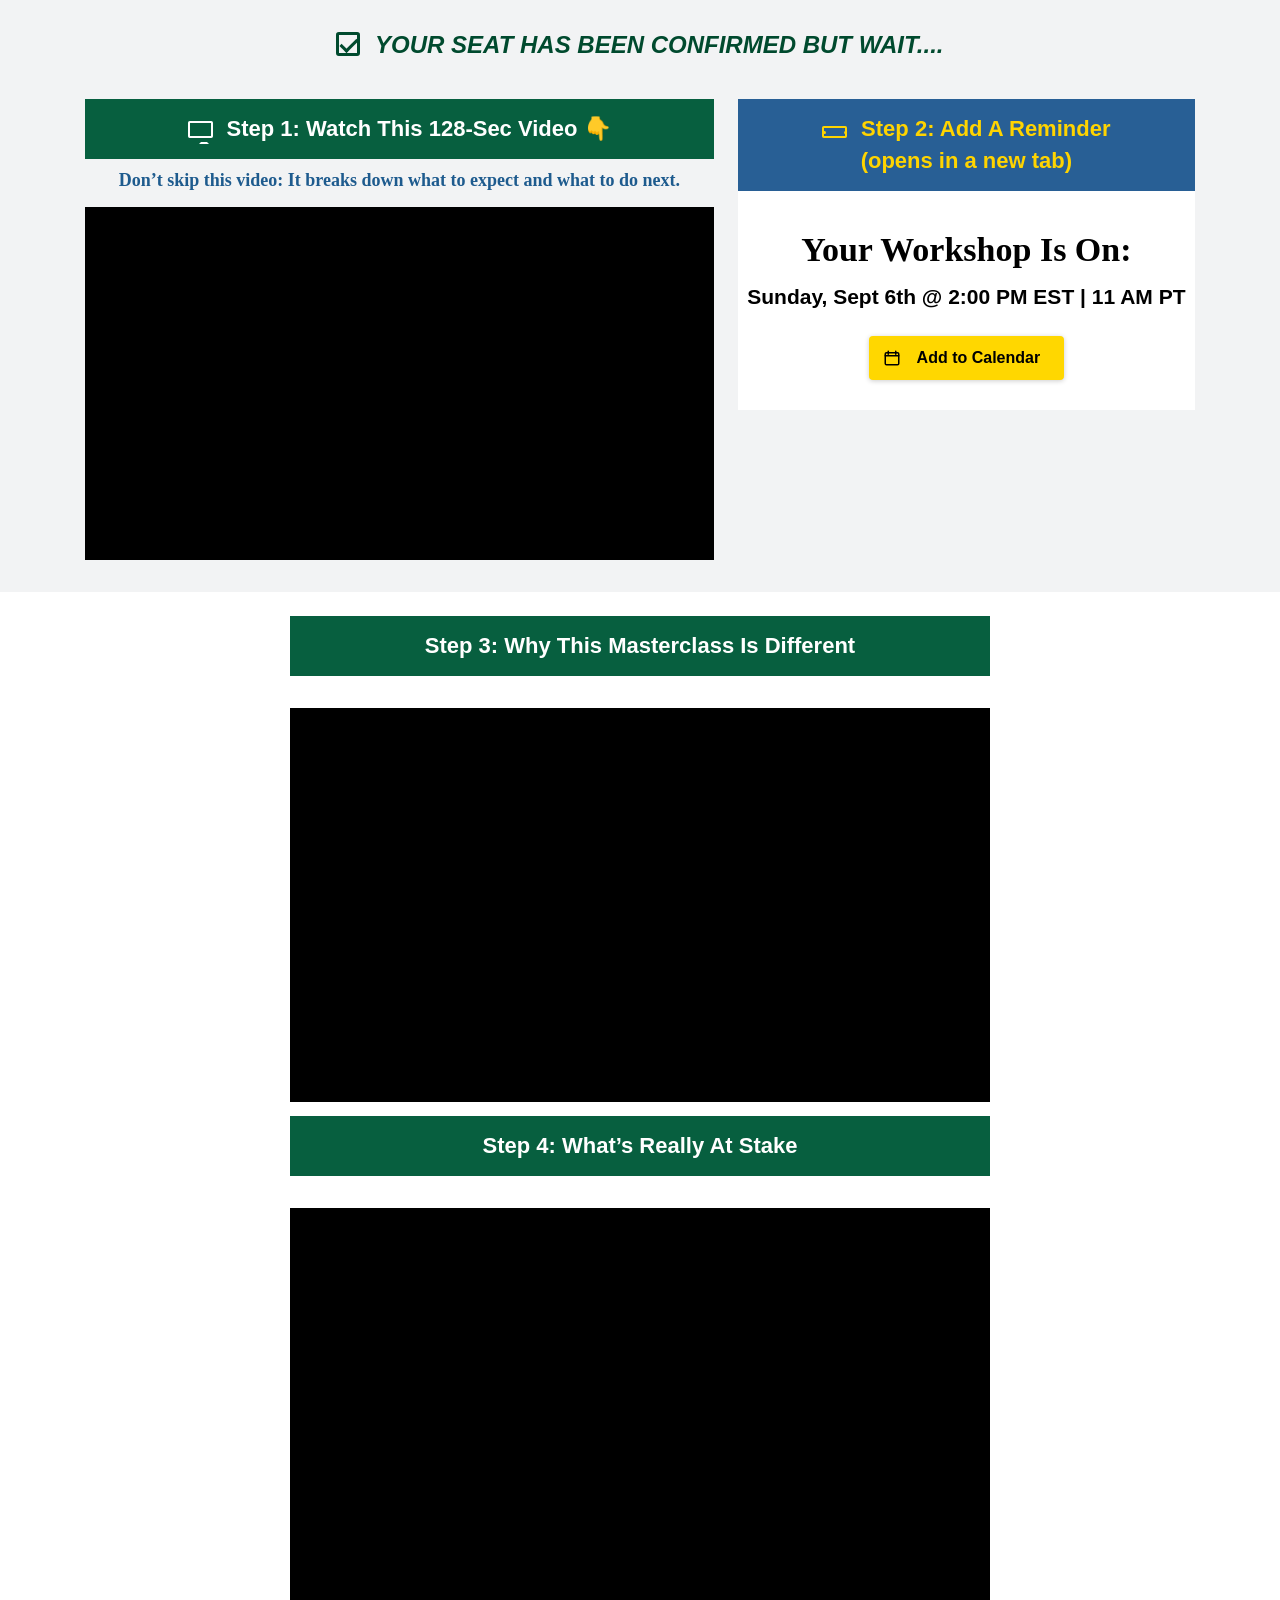
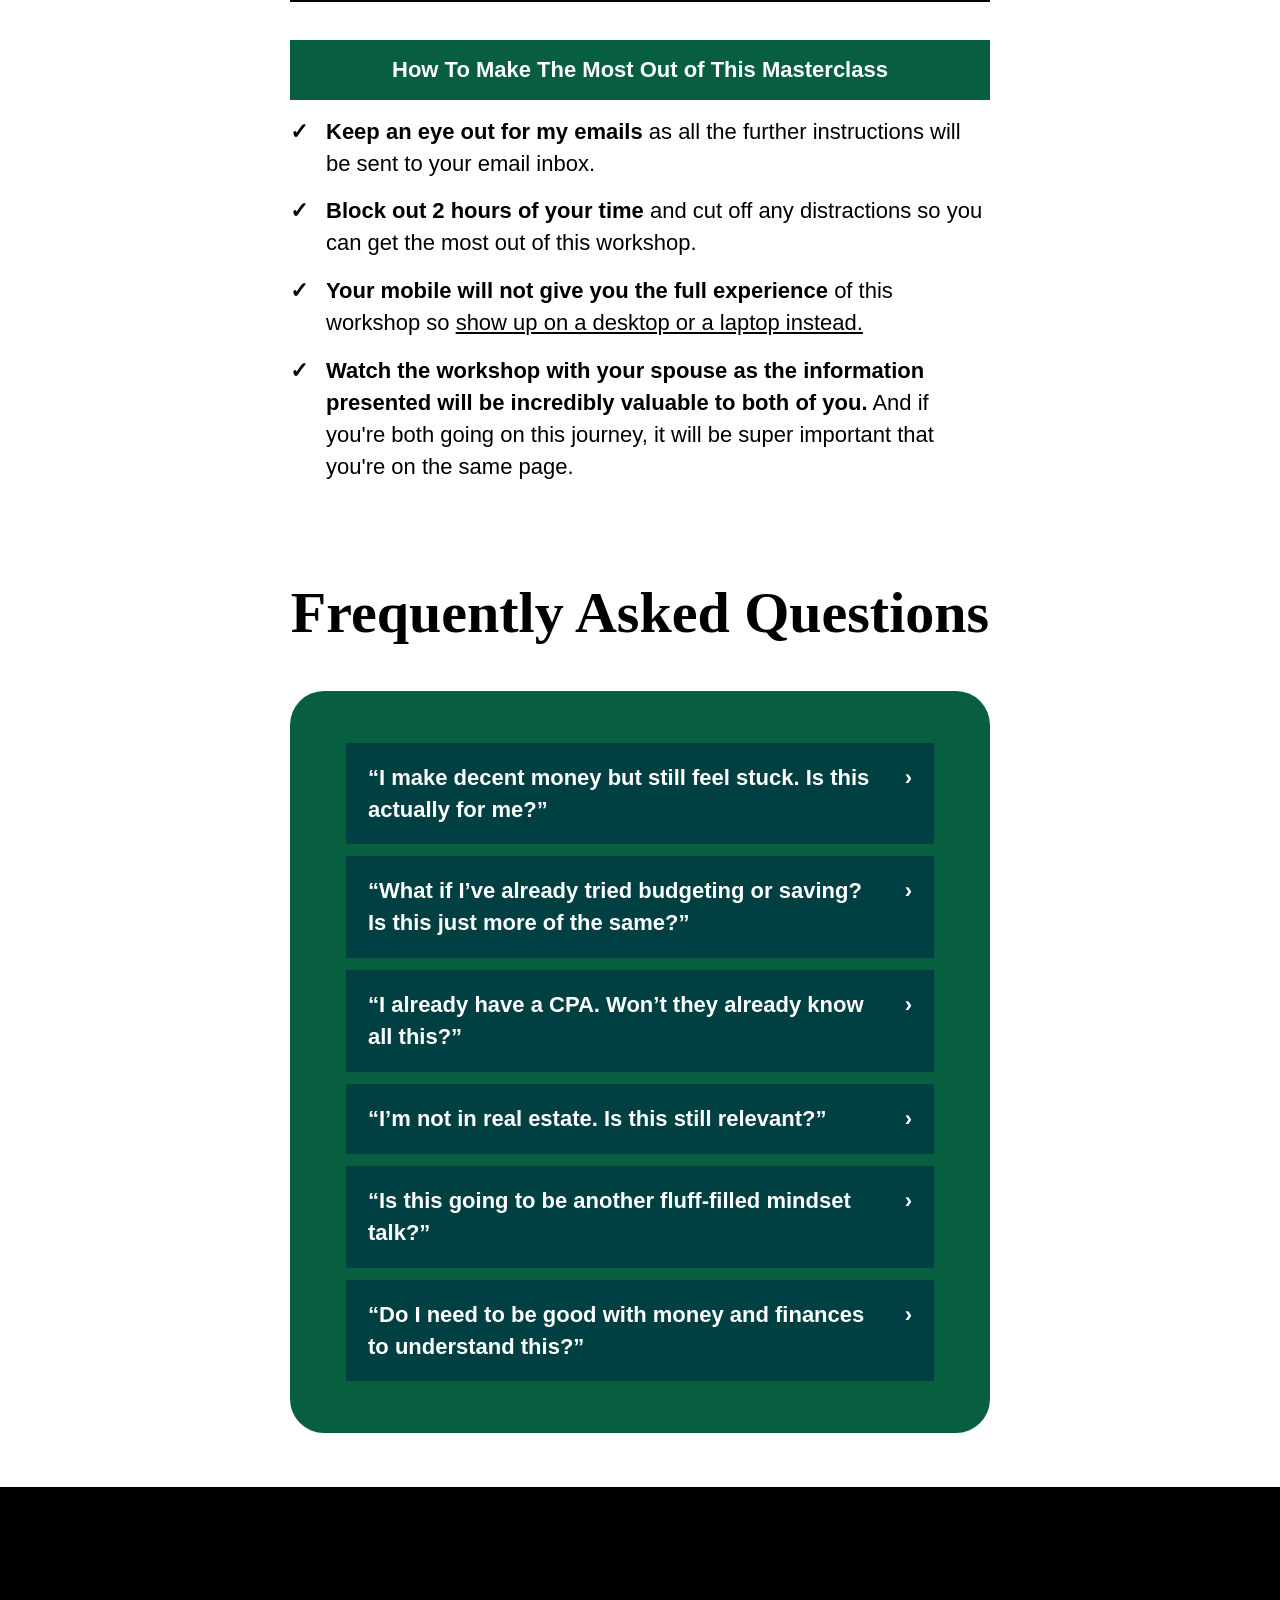
<file: taxtrainingconfirmation/index.html>
<!doctype html>
<html lang="en">
<head>
  <meta charset="utf-8">
  <meta name="viewport" content="width=device-width, initial-scale=1">
  <title>Masterclass Confirmation - Preston Seo</title>
  <meta name="description" content="Your seat has been confirmed for Preston Seo's masterclass.">
  <!-- LWB Meta Pixel: Registration Confirmation -->
  <script>
  !function(f,b,e,v,n,t,s)
  {if(f.fbq)return;n=f.fbq=function(){n.callMethod?
  n.callMethod.apply(n,arguments):n.queue.push(arguments)};
  if(!f._fbq)f._fbq=n;n.push=n;n.loaded=!0;n.version="2.0";
  n.queue=[];t=b.createElement(e);t.async=!0;
  t.src=v;s=b.getElementsByTagName(e)[0];
  s.parentNode.insertBefore(t,s)}(window,document,"script",
  "https://connect.facebook.net/en_US/fbevents.js");
  fbq("init", "1877504039875228");
  fbq("track", "PageView");
  fbq("track", "Lead");
  </script>
  <noscript>
  <img
  height="1"
  width="1"
  style="display:none"
  src="https://www.facebook.com/tr?id=1877504039875228&ev=PageView&noscript=1"
  />
  </noscript>
  <!-- End LWB Meta Pixel -->
  <script>
  var head = document.head;
  var script = document.createElement('script');
  script.type = 'text/javascript';
  script.src = "https://t.managemoney101.com/v1/lst/universal-script?ph=99701b257ae8a5117ba5d7b516261da603bc86a49c0c42f398c619e251026c05&tag=!clicked&ref_url=" + encodeURI(document.URL);
  head.appendChild(script);
  </script>
  <script src="https://cdn.addevent.com/libs/atc/1.6.1/atc.min.js" defer></script>
  <link rel="stylesheet" href="../assets/css/styles.css">
</head>
<body class="confirm-page">
  <main>
    <section class="confirm-top">
      <div class="wrap">
        <p class="confirmed"><span class="icon icon-check" aria-hidden="true"></span> YOUR SEAT HAS BEEN CONFIRMED BUT WAIT....</p>
        <div class="confirm-grid">
          <div>
            <div class="bar"><span class="icon icon-screen" aria-hidden="true"></span> Step 1: Watch This 128-Sec Video 👇</div>
            <p class="confirm-copy">Don’t skip this video: It breaks down what to expect and what to do next.</p>
            <iframe class="video-frame" src="https://player.vimeo.com/video/1094113928?title=0&byline=0&portrait=0" title="Step 1 video" allow="autoplay; fullscreen; picture-in-picture" allowfullscreen></iframe>
          </div>
          <aside class="calendar-card">
            <div class="bar blue"><span class="icon icon-ticket" aria-hidden="true"></span> Step 2: Add A Reminder<br>(opens in a new tab)</div>
            <h1>Your Workshop Is On:</h1>
            <h2>Sunday, Sept 6th @ 2:00 PM EST | 11 AM PT</h2>
            <a title="Add to Calendar" class="addeventatc custom-button" data-id="b0vnlckjwf62" target="_blank">Add to Calendar</a>
          </aside>
        </div>
      </div>
    </section>

    <section class="video-stack">
      <div class="narrow">
        <div class="bar">Step 3: Why This Masterclass Is Different</div>
        <iframe class="video-frame step-video" src="https://player.vimeo.com/video/1094113612?title=0&byline=0&portrait=0" title="Why this masterclass is different" allow="autoplay; fullscreen; picture-in-picture" allowfullscreen></iframe>
        <div class="bar">Step 4: What’s Really At Stake</div>
        <iframe class="video-frame step-video" src="https://player.vimeo.com/video/1094113345?title=0&byline=0&portrait=0" title="What's really at stake" allow="autoplay; fullscreen; picture-in-picture" allowfullscreen></iframe>
      </div>
    </section>

    <section class="guide">
      <div class="narrow">
        <div class="bar">How To Make The Most Out of This Masterclass</div>
        <ul>
          <li><strong>Keep an eye out for my emails</strong> as all the further instructions will be sent to your email inbox.</li>
          <li><strong>Block out 2 hours of your time</strong> and cut off any distractions so you can get the most out of this workshop.</li>
          <li><strong>Your mobile will not give you the full experience</strong> of this workshop so <u>show up on a desktop or a laptop instead.</u></li>
          <li><strong>Watch the workshop with your spouse as the information presented will be incredibly valuable to both of you.</strong> And if you're both going on this journey, it will be super important that you're on the same page.</li>
        </ul>
      </div>
    </section>

    <section class="faq">
      <div class="narrow">
        <h2>Frequently Asked Questions</h2>
        <div class="faq-box">
          <details>
            <summary>“I make decent money but still feel stuck. Is this actually for me?”</summary>
            <p>Yes. This masterclass is for high earners who are doing well on paper but not seeing it stack up. If you're making 80K, 150K, even 300K and still wondering where it’s all going, this will hit home.</p>
          </details>
          <details>
            <summary>“What if I’ve already tried budgeting or saving? Is this just more of the same?”</summary>
            <p>No. This isn’t another “cut your lattes” seminar.<br><br>We’re going into the stuff wealthy families and high-net-worth individuals use but don’t like to talk about.<br><br>The kind of strategies that actually move the needle.</p>
          </details>
          <details>
            <summary>“I already have a CPA. Won’t they already know all this?”</summary>
            <p>Most CPAs act as tax filers, not tax strategists.<br><br>If your CPA hasn’t shown you how to bring your taxes down by 20 to 40 percent in the next 12 months, you absolutely cannot miss this.<br><br>This masterclass will help you stop reacting to taxes and start planning them.</p>
          </details>
          <details>
            <summary>“I’m not in real estate. Is this still relevant?”</summary>
            <p>Yes. Only a few strategies are about real estate. The rest apply no matter what you do.</p>
          </details>
          <details>
            <summary>“Is this going to be another fluff-filled mindset talk?”</summary>
            <p>No woo woo. No long backstory. You’ll leave with three to five specific actions you can take immediately, no matter how busy you are.</p>
          </details>
          <details>
            <summary>“Do I need to be good with money and finances to understand this?”</summary>
            <p>Not at all. You don’t need a finance degree to understand any of this.<br><br>I’ve broken down all the concepts in an extremely simple way so that anybody can follow as long as you show up.</p>
          </details>
        </div>
      </div>
    </section>
  </main>

  <footer class="footer confirm">
    <div class="wrap">
      <p>This site is not a part of the Facebook website or Facebook Inc. Additionally, This site is NOT /endorsed by Facebook in any way. FACEBOOK is a trademark of FACEBOOK, Inc.</p>
      <p>INCOME DISCLAIMER : Although we make every effort to accurately represent the services and/or products presented on this website, Preston Seo makes no assurance, representation or promise regarding future earnings or income, or that you will make any specific amount of money, or any money at all, or that you will not lose money. Earnings or income statements, or examples of earnings or income, represent estimates of what you may earn; however, there is no promise or guarantee that you may experience the same level of earnings or income. There is no assurance that any prior success or past results regarding earnings or income may be an indication of your future success or results.</p>
      <p>Legacy Investing Show LLC,<br><br>1993 Dewar Dr<br>Suite 256<br>Rock Springs, WY 82901</p>
      <div class="foot-links"><a href="https://www.firstairbnb.com/contactus">Contact Us</a><a href="https://www.firstairbnb.com/privacypolicy">Privacy Policy</a></div>
    </div>
  </footer>
  <script src="../assets/js/site.js" defer></script>
</body>
</html>
</file>
<file: assets/css/styles.css>
:root {
  --navy: #172534;
  --navy-2: #0e1924;
  --ink: #1c2733;
  --cream: #f7d895;
  --gold: #e4ad36;
  --green: #075f3f;
  --blue: #285f95;
  --paper: #f2f3f4;
}

* { box-sizing: border-box; }
html { scroll-behavior: smooth; }
body {
  margin: 0;
  color: var(--ink);
  font-family: "Poppins", Arial, sans-serif;
  font-size: 17px;
  line-height: 1.45;
  background: #fff;
}

img { max-width: 100%; display: block; height: auto; }
iframe { max-width: 100%; display: block; }
button { font: inherit; }
a { color: inherit; }
.wrap { width: min(1110px, calc(100% - 36px)); margin: 0 auto; }
.narrow { width: min(700px, calc(100% - 36px)); margin: 0 auto; }

.hero {
  color: #f7f7f7;
  text-align: center;
  padding: 34px 0 42px;
  background:
    linear-gradient(rgba(16, 28, 40, .83), rgba(16, 28, 40, .83)),
    url("../img/15195192-efa63dbf.svg") center top / cover,
    var(--navy);
}

.eyebrow { margin: 0 0 40px; font-size: 15px; font-weight: 600; color: #d4d7da; }
.eyebrow strong { color: #18ff36; }
.hero h1 {
  margin: 0 auto 22px;
  max-width: 1080px;
  color: var(--cream);
  font-size: clamp(38px, 4vw, 57px);
  line-height: 1.18;
  font-weight: 800;
}
.subhead { max-width: 920px; margin: 0 auto 18px; font-size: clamp(18px, 2vw, 22px); color: #f3f3f3; }
.subhead u { font-weight: 800; }
.countdown { display: flex; justify-content: center; gap: 26px; margin: 14px 0 20px; }
.countdown b { display: block; font-size: 36px; line-height: 1; font-weight: 400; }
.countdown span { font-size: 14px; }

.cta {
  border: 0;
  cursor: pointer;
  display: inline-flex;
  flex-direction: column;
  align-items: center;
  justify-content: center;
  width: min(100%, 1110px);
  min-height: 72px;
  padding: 11px 22px;
  border-radius: 8px;
  background: var(--cream);
  color: #060606;
  font-family: inherit;
  font-weight: 800;
  font-size: 21px;
  text-decoration: none;
}
.cta small { display: block; font-size: 14px; font-weight: 700; }
.cta.gold { background: var(--gold); }
.hero-photo {
  width: min(560px, 88%);
  height: auto;
  margin: 20px auto 0;
  border: 6px solid rgba(255,255,255,.7);
  box-shadow: 0 0 14px rgba(255,255,255,.4);
}

.featured { text-align: center; padding: 36px 0 46px; }
.featured h2 { margin: 0 0 16px; color: #777882; font-size: 27px; font-weight: 400; }
.trust-line { display: flex; align-items: center; justify-content: center; gap: 10px; margin: 0 auto 12px; }
.trust { width: 150px; margin: 0; height: auto; }
.trust-excellent { color: #1c2733; font-size: 15px; font-weight: 800; line-height: 1; }
.trust-stars { width: 145px; margin: 0; height: auto; }
.logos { width: min(520px, 92%); margin: 0 auto; border: 2px solid #bcc1c7; height: auto; }

.discover-card {
  width: min(700px, calc(100% - 36px));
  margin: 0 auto 42px;
  padding: 48px 90px;
  color: #fff;
  border-radius: 9px;
  background:
    linear-gradient(rgba(22,35,48,.96), rgba(0,0,0,.95)),
    url("../img/optimized/discover-bg-900.webp") center bottom / cover;
  box-shadow: 0 0 12px rgba(8,22,35,.8);
}
.discover-card h2 { margin: 0 0 22px; color: var(--cream); font-size: 43px; text-align: center; }
.checks { list-style: none; padding: 0; margin: 0 0 26px; }
.checks li { margin: 14px 0; font-size: 20px; font-weight: 500; }
.checks li::before { content: "✓"; color: var(--cream); margin-right: 15px; font-weight: 800; }

.host {
  color: #fff;
  background:
    linear-gradient(90deg, rgba(7,16,24,.92) 0%, rgba(32,51,72,.9) 100%),
    url("../img/optimized/host-bg-1440.webp") center / cover;
  padding: 48px 0 62px;
}
.host-grid { display: grid; grid-template-columns: 1fr 360px; gap: 72px; align-items: center; }
.host h2 { color: var(--cream); font-size: 34px; margin: 0 0 30px; }
.host p { max-width: 570px; font-size: 18px; }
.host img {
  width: 100%;
  height: auto;
  border-radius: 8px;
  border: 4px solid rgba(255,255,255,.5);
  box-shadow: 0 0 10px rgba(255,255,255,.35);
}

.tools { text-align: center; padding: 52px 0 44px; }
.tools h2 { margin: 0 auto 28px; max-width: 660px; font-size: 48px; line-height: 1.15; }
.tools h3 { font-size: 29px; margin: 36px 0 34px; }
.tool-grid { display: grid; grid-template-columns: repeat(2, minmax(0, 1fr)); gap: 46px 60px; align-items: start; }
.tool-grid article { display: flex; flex-direction: column; align-items: center; }
.tool-grid img { max-height: 280px; object-fit: contain; margin: 0 auto 20px; }
.tool-grid h4, .bonus h4 { font-size: 24px; line-height: 1.2; margin: 0 0 14px; }
.tool-grid p, .bonus p { margin: 0; color: #3d4652; font-size: 18px; }
.wide-tool { grid-column: 1 / -1; width: min(560px, 100%); margin: 0 auto; }
.wide-tool img { max-height: none; width: min(450px, 100%); }
.bonus { display: grid; grid-template-columns: 1fr 1fr; gap: 90px; width: min(860px, 100%); margin: 54px auto; text-align: left; align-items: start; }
.bonus article { display: flex; flex-direction: column; min-height: 420px; }
.bonus img { display: block; margin: 0 auto 20px; max-height: 230px; object-fit: contain; }

.testimonials { text-align: center; padding: 10px 0 48px; }
.testimonials h2 { font-size: 48px; margin: 0 0 42px; }
.comment-grid { display: grid; grid-template-columns: 1fr 1fr; gap: 36px 90px; width: min(930px, 100%); margin: 0 auto 58px; text-align: left; }
.screenshot-grid { grid-template-rows: repeat(3, auto); grid-auto-flow: column; gap: 20px 72px; align-items: start; }
.screenshot-grid img { width: 100%; height: auto; }

.host,
.tools,
.testimonials,
.footer {
  content-visibility: auto;
  contain-intrinsic-size: 1px 900px;
}

.footer {
  padding: 52px 0 74px;
  color: #e8edf1;
  background: #172534;
  font-size: 14px;
}
.footer.confirm { background: #000; }
.footer p { max-width: 1070px; }
.foot-links { display: flex; gap: 18px; margin-top: 36px; font-size: 10px; }

.modal {
  position: fixed;
  inset: 0;
  z-index: 20;
  display: none;
  place-items: start center;
  padding-top: 56px;
  background: rgba(0,0,0,.55);
}
.modal:target, .modal.open { display: grid; }
.modal-box {
  position: relative;
  width: min(720px, calc(100% - 32px));
  padding: 72px 64px 62px;
  border-radius: 10px;
  background: #fff;
  text-align: center;
}
.modal-box h2 { margin: 0 0 18px; font-size: 32px; }
.close {
  position: absolute;
  top: -20px;
  right: -20px;
  width: 36px;
  height: 36px;
  border-radius: 50%;
  background: #073d1e;
  color: #fff;
  border: 0;
  font-size: 25px;
  line-height: 34px;
  font-weight: 700;
  cursor: pointer;
}
.lead-form { display: grid; gap: 14px; }
.lead-form input {
  width: 100%;
  height: 40px;
  padding: 0 14px;
  border: 1px solid #c9c9c9;
  border-radius: 4px;
  font: inherit;
  font-size: 14px;
}
.phone-row {
  display: grid;
  grid-template-columns: 150px minmax(0, 1fr);
  gap: 10px;
  width: 100%;
}
.phone-row select,
.phone-row input {
  width: 100%;
  height: 40px;
  padding: 0 14px;
  border: 1px solid #c9c9c9;
  border-radius: 4px;
  background: #fff;
  font: inherit;
  font-size: 14px;
  color: #1c2733;
}
.phone-row select {
  cursor: pointer;
}
.consent-check {
  display: grid;
  grid-template-columns: 24px minmax(0, 1fr);
  gap: 8px;
  align-items: start;
  margin-top: 2px;
  color: #555966;
  font-size: 14px;
  line-height: 1.45;
  text-align: left;
}
.lead-form .consent-check input {
  width: 24px;
  height: 24px;
  margin: 1px 0 0;
  padding: 0;
  border: 1px solid #c9c9c9;
  border-radius: 0;
  cursor: pointer;
  appearance: auto;
}
.lead-form button { width: 100%; margin-top: 10px; }
.form-status {
  min-height: 1.4em;
  margin: 0;
  color: #9b1c1c;
  font-size: 14px;
  line-height: 1.4;
}
.form-status.is-pending { color: #1e5b8e; }

.confirm-page { background: var(--paper); color: #000; }
.confirm-top { padding: 28px 0 32px; }
.confirmed { text-align: center; color: #004a2e; font-style: italic; font-weight: 800; font-size: 24px; margin: 0 0 36px; }
.confirm-grid { display: grid; grid-template-columns: 1.1fr .8fr; gap: 24px; align-items: start; }
.bar { background: var(--green); color: #fff; text-align: center; padding: 14px 20px; font-size: 22px; font-weight: 800; }
.bar.blue { background: var(--blue); color: #ffd400; }
.confirm-copy { color: #1e5b8e; font-family: Georgia, serif; font-size: 18px; font-weight: 700; text-align: center; margin: 8px 0 14px; }
.video-frame { width: 100%; aspect-ratio: 16 / 9; background: #000; border: 0; }
.calendar-card { background: #fff; text-align: center; padding-bottom: 30px; }
.calendar-card h1 { font-family: Georgia, serif; font-size: 34px; margin: 34px 0 8px; }
.calendar-card h2 { font-family: Poppins, sans-serif; font-size: 21px; margin: 0 0 24px; }
.calendar-btn { display: inline-block; background: #ffd400; color: #000; padding: 12px 22px; border-radius: 4px; font-weight: 700; text-decoration: none; box-shadow: 0 1px 5px rgba(0,0,0,.2); }
.calendar-card .addeventatc.custom-button,
.calendar-card a.addeventatc.custom-button {
  display: inline-block !important;
  position: relative !important;
  min-width: 160px !important;
  padding: 12px 24px 12px 48px !important;
  background: #ffd700 !important;
  background-color: #ffd700 !important;
  background-image: none !important;
  color: #000 !important;
  border: 0 !important;
  border-radius: 4px !important;
  box-shadow: 0 1px 5px rgba(0,0,0,.2) !important;
  font-weight: 700 !important;
  font-size: 16px !important;
  font-family: Arial, sans-serif !important;
  line-height: 1.2 !important;
  text-align: center !important;
  text-decoration: none !important;
  text-shadow: none !important;
  cursor: pointer !important;
}
.calendar-card .addeventatc.custom-button::before,
.calendar-card a.addeventatc.custom-button::before {
  content: "";
  position: absolute;
  left: 14px;
  top: 50%;
  width: 18px;
  height: 18px;
  transform: translateY(-50%);
  background-image: url("data:image/svg+xml,%3Csvg xmlns='http://www.w3.org/2000/svg' width='18' height='18' viewBox='0 0 18 18' fill='none' stroke='%23000' stroke-width='1.5' stroke-linecap='round' stroke-linejoin='round'%3E%3Crect x='2.25' y='3.75' width='13.5' height='12' rx='1.25'/%3E%3Cpath d='M5.25 2.25v3M12.75 2.25v3M2.25 6.75h13.5'/%3E%3C/svg%3E");
  background-repeat: no-repeat;
  background-size: 18px 18px;
}
.calendar-card .addeventatc.custom-button .addeventatc_icon,
.calendar-card a.addeventatc.custom-button .addeventatc_icon,
.calendar-card .addeventatc.custom-button .addevent-icon,
.calendar-card a.addeventatc.custom-button .addevent-icon {
  display: none !important;
}
.calendar-card .addeventatc.custom-button:hover,
.calendar-card a.addeventatc.custom-button:hover {
  background: #ffc300 !important;
  background-color: #ffc300 !important;
  color: #000 !important;
}
.video-stack { padding: 24px 0; background: #fff; }
.step-video { margin: 32px auto 14px; }
.guide { padding: 0 0 62px; background: #fff; }
.guide .bar { margin-bottom: 10px; }
.guide ul { list-style: none; padding: 0; margin: 0; font-size: 22px; }
.guide li { margin: 16px 0; padding-left: 36px; position: relative; }
.guide li::before { content: "✓"; position: absolute; left: 0; font-weight: 900; }
.guide strong { font-weight: 900; }
.faq { background: #fff; padding: 10px 0 54px; }
.faq h2 { font-family: Merriweather, Georgia, serif; text-align: center; font-size: 58px; margin: 0 0 36px; }
.faq-box { background: var(--green); border-radius: 34px; padding: 40px 56px; }
.faq details { background: #003f42; color: #fff; margin: 12px 0; padding: 19px 22px; font-size: 22px; font-weight: 800; }
.faq summary { cursor: pointer; list-style: none; display: flex; justify-content: space-between; gap: 20px; }
.faq summary::after { content: "›"; }
.faq details[open] summary::after { transform: rotate(90deg); }
.faq details p { font-size: 17px; font-weight: 400; margin: 16px 0 0; color: #eef5f4; }

.icon {
  display: inline-block;
  position: relative;
  width: 1em;
  height: 1em;
  margin-right: .35em;
  vertical-align: -.12em;
}
.icon-check {
  border: .15em solid currentColor;
  border-radius: .12em;
}
.icon-check::after {
  content: "";
  position: absolute;
  left: .18em;
  top: .02em;
  width: .3em;
  height: .58em;
  border: solid currentColor;
  border-width: 0 .16em .16em 0;
  transform: rotate(45deg);
}
.icon-screen {
  width: 1.12em;
  height: .78em;
  border: .12em solid currentColor;
  border-radius: .08em;
}
.icon-screen::after {
  content: "";
  position: absolute;
  left: .38em;
  bottom: -.34em;
  width: .28em;
  height: .28em;
  border-bottom: .12em solid currentColor;
  border-left: .12em solid transparent;
  border-right: .12em solid transparent;
}
.icon-ticket {
  width: 1.14em;
  height: .58em;
  border: .12em solid currentColor;
  border-radius: .08em;
}
.icon-ticket::before,
.icon-ticket::after {
  content: "";
  position: absolute;
  top: .13em;
  width: .16em;
  height: .16em;
  border-radius: 50%;
  background: currentColor;
}
.icon-ticket::before { left: -.08em; }
.icon-ticket::after { right: -.08em; }
.icon-calendar {
  width: 1em;
  height: 1em;
  border: .12em solid currentColor;
  border-radius: .08em;
}
.icon-calendar::before {
  content: "";
  position: absolute;
  left: 0;
  right: 0;
  top: .22em;
  border-top: .12em solid currentColor;
}

@media (max-width: 800px) {
  body { font-size: 16px; line-height: 1.42; }
  .wrap, .narrow { width: min(100% - 28px, 700px); }
  .hero { padding: 22px 0 34px; }
  .eyebrow { margin-bottom: 20px; font-size: 14px; line-height: 1.35; }
  .hero h1 { font-size: 28px; line-height: 1.16; margin-bottom: 18px; }
  .subhead { font-size: 17px; line-height: 1.35; margin-bottom: 16px; }
  .countdown { gap: 14px; margin: 12px 0 18px; }
  .countdown b { font-size: 28px; }
  .countdown span { font-size: 12px; }
  .cta { width: min(100%, 330px); min-height: 58px; padding: 10px 14px; border-radius: 6px; font-size: 19px; }
  .cta small { font-size: 12px; }
  .hero-photo { width: min(300px, 88%); border-width: 4px; margin-top: 18px; }
  .featured { padding: 26px 0 32px; }
  .featured h2 { font-size: 23px; margin-bottom: 14px; }
  .trust-line { gap: 8px; flex-wrap: wrap; }
  .trust { width: 112px; }
  .trust-excellent { font-size: 15px; }
  .trust-stars { width: 122px; }
  .logos { border-width: 2px; }
  .discover-card { width: min(100% - 28px, 520px); padding: 32px 26px; margin-bottom: 34px; }
  .discover-card h2 { font-size: 32px; line-height: 1.2; }
  .checks li { display: flex; gap: 10px; margin: 13px 0; font-size: 17px; line-height: 1.35; }
  .checks li::before { margin-right: 0; flex: 0 0 auto; }
  .host-grid, .tool-grid, .bonus, .comment-grid, .confirm-grid { grid-template-columns: 1fr; gap: 28px; }
  .host { padding: 42px 0 50px; text-align: left; }
  .host h2 { font-size: 30px; line-height: 1.25; margin-bottom: 22px; }
  .host p { font-size: 16px; }
  .phone-row { grid-template-columns: 1fr; }
  .host img { width: min(100%, 420px); margin: 0 auto; }
  .tools { padding: 42px 0 34px; }
  .tools h2, .testimonials h2 { font-size: 34px; line-height: 1.16; }
  .tools h3 { font-size: 25px; line-height: 1.25; margin: 30px 0 30px; }
  .tool-grid { gap: 36px; }
  .tool-grid img { width: min(100%, 360px); max-height: none; }
  .tool-grid h4, .bonus h4 { font-size: 23px; }
  .tool-grid p, .bonus p { font-size: 17px; }
  .wide-tool img { width: min(100%, 360px); }
  .bonus { gap: 38px; margin: 46px auto 34px; text-align: left; }
  .bonus article { min-height: 0; }
  .bonus img { max-height: 220px; }
  .testimonials { padding: 4px 0 42px; }
  .testimonials h2 { margin-bottom: 28px; }
  .screenshot-grid { grid-template-rows: none; grid-auto-flow: row; gap: 18px; margin-bottom: 40px; }
  .screenshot-grid img { border-radius: 3px; }
  .footer { padding: 40px 0 54px; font-size: 13px; }
  .foot-links { margin-top: 28px; }
  .modal { padding-top: 30px; }
  .modal-box { padding: 48px 22px 36px; }
  .close { top: 8px; right: 8px; }
  .confirmed { font-size: 22px; }
  .bar { font-size: 20px; padding: 13px 14px; }
  .confirm-top { padding-top: 24px; }
  .calendar-card h1 { font-size: 34px; line-height: 1.18; }
  .calendar-card h2 { font-size: 18px; }
  .video-stack { padding: 18px 0; }
  .guide { padding-bottom: 48px; }
  .guide ul { font-size: 20px; }
  .guide li { padding-left: 34px; }
  .faq h2 { font-size: 42px; }
  .faq-box { padding: 24px 18px; border-radius: 26px; }
  .faq details { font-size: 18px; }
}

@media (max-width: 430px) {
  .hero h1 { font-size: 27px; }
  .subhead { font-size: 16px; }
  .countdown { gap: 11px; }
  .discover-card h2, .tools h2, .testimonials h2 { font-size: 31px; }
  .tools h3 { font-size: 23px; }
}
</file>
